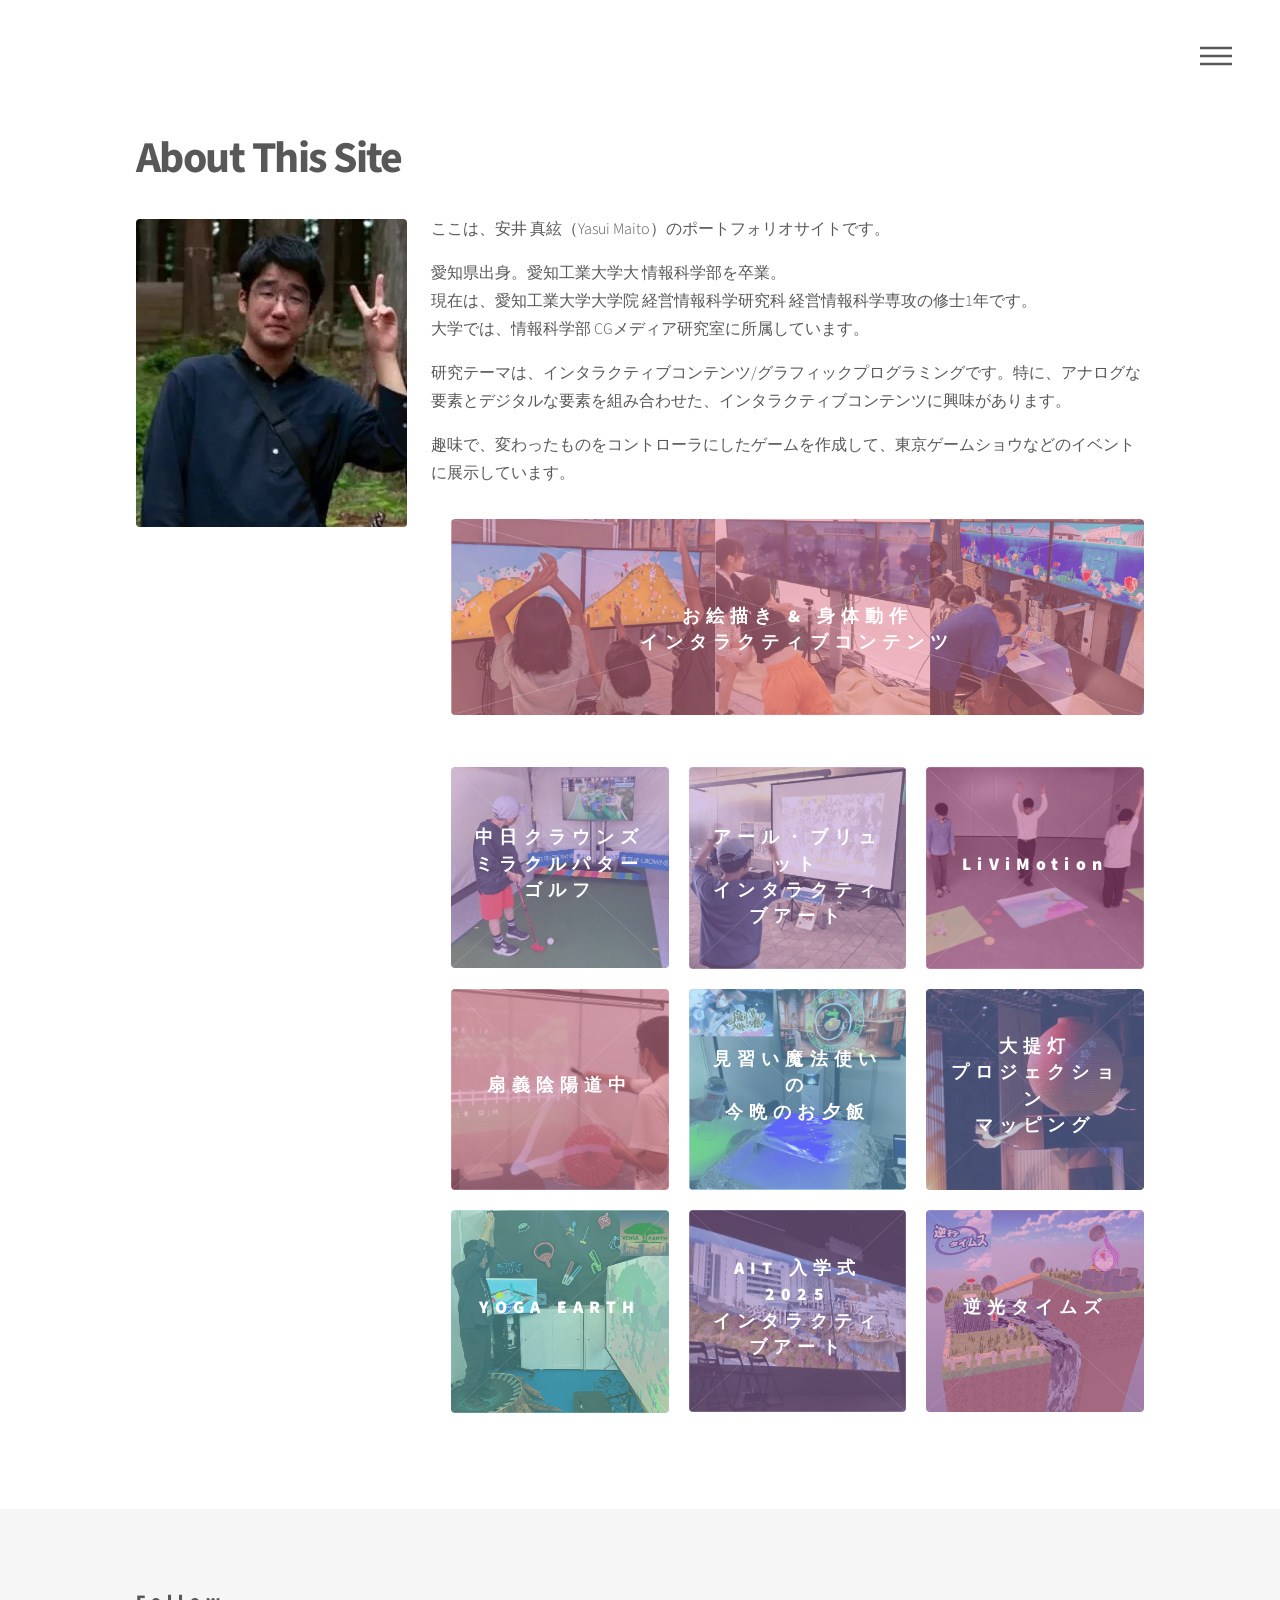
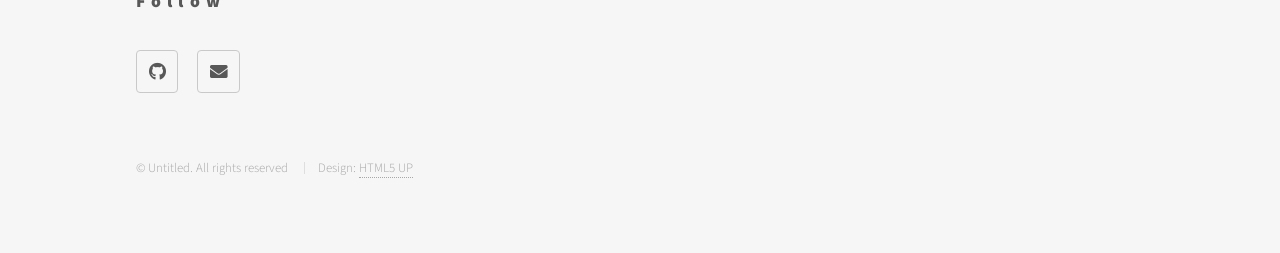
<file: index.html>
<!DOCTYPE HTML>
<!--
	Phantom by HTML5 UP
	html5up.net | @ajlkn
	Free for personal and commercial use under the CCA 3.0 license (html5up.net/license)
-->
<html lang="ja">

<head>
	<title>Nibosi's Portfolio</title>
	<meta charset="utf-8" />
	<meta name="viewport" content="width=device-width, initial-scale=1, user-scalable=no" />
	<link rel="stylesheet" href="assets/css/main.css" />
	<noscript>
		<link rel="stylesheet" href="assets/css/noscript.css" />
	</noscript>
</head>

<body class="is-preload">
	<!-- Wrapper -->
	<div id="wrapper">

		<!-- Header -->
		<header id="header">
			<div class="inner">

				<!-- Logo -->
				<!-- <a href="index.html" class="logo">
					<span class="symbol"><img src="images/logo.svg" alt="" /></span><span class="title">Portfolio</span>
				</a> -->

				<!-- Nav -->
				<nav>
					<ul>
						<li><a href="#menu">Menu</a></li>
					</ul>
				</nav>

			</div>
		</header>

		<!-- Menu -->
		<nav id="menu">
			<h2>Menu</h2>
			<ul>
				<li><a href="index.html">Home</a></li>
				<!--
				<li><a href="generic.html">Ipsum veroeros</a></li>
				<li><a href="generic.html">Tempus etiam</a></li>
				<li><a href="generic.html">Consequat dolor</a></li>
				<li><a href="elements.html">Elements</a></li>
				-->
			</ul>
		</nav>

		<!-- Main -->
		<div id="main">
			<div class="inner">
				<header>
					<h1>About This Site</h1>
					<p><span class="image left"><img src="./images/index/my.webp"
                            alt="" /></span>
                    ここは、安井 真絃（Yasui Maito）のポートフォリオサイトです。</p>
                    <p>愛知県出身。愛知工業大学大 情報科学部を卒業。<br>現在は、愛知工業大学大学院 経営情報科学研究科 経営情報科学専攻の修士1年です。<br>大学では、情報科学部 CGメディア研究室に所属しています。</p>
					<p>研究テーマは、インタラクティブコンテンツ/グラフィックプログラミングです。特に、アナログな要素とデジタルな要素を組み合わせた、インタラクティブコンテンツに興味があります。</p>
					<p>趣味で、変わったものをコントローラにしたゲームを作成して、東京ゲームショウなどのイベントに展示しています。</p>

				</header>
				<section class="tiles">
					<article class="style1 wide">
						<span class="image fit"><img src="images/index/oekaki.webp" alt="" /></span>
						<a href="./sub_pages/oekaki.html">
							<h2>お絵描き & 身体動作<br>インタラクティブコンテンツ</h2>
							<div class="content">
								<p>家族向けイベントを盛り上げるためのお絵描きと身体動作を取り入れたインタラクティブコンテンツ</p>
							</div>
						</a>
					</article>
					<article class="style5">
						<span class="image">
							<img src="images/index/golf.webp" alt="" />
						</span>
						<a href="./sub_pages/golf.html">
							<h2>中日クラウンズ<br>ミラクルパターゴルフ</h2>
							<div class="content">
								<p>リアルとバーチャルを融合した<br>パターゴルフコンテンツ</p>
							</div>
						</a>
					</article>
					<article class="style5">
						<span class="image">
							<img src="images/index/orchestra.webp" alt="" />
						</span>
						<a href="./sub_pages/orchestra.html">
							<h2><br>アール・ブリュット<br>インタラクティブアート</h2>
							<div class="content">
								<p>障がい者アート × メディアアート</p>
							</div>
						</a>
					</article>
					<article class="style4">
						<span class="image">
							<img src="images/index/LiViMotionFloor.webp" alt="" />
						</span>
						<a href="./sub_pages/LiviMotion.html">
							<h2>LiViMotion</h2>
							<div class="content">
								<p>歩行位置と身体姿勢を用いた<br>床面映像との<br>インタラクティブシステム</p>
							</div>
						</a>
					</article>
					<article class="style1">
						<span class="image">
							<img src="images/index/sensu.webp" alt="" />
						</span>
						<a href="./sub_pages/fan.html">
							<h2>扇義陰陽道中</h2>
							<div class="content">
								<p>東京ゲームショウ2022出展作品<br>扇子がインタフェース</p>
							</div>
						</a>
					</article>
					<article class="style2">
						<span class="image">
							<img src="images/index/magic.webp" alt="" />
						</span>
						<a href="./sub_pages/magic.html">
							<h2>見習い魔法使いの<br>今晩のお夕飯</h2>
							<div class="content">
								<p>東京ゲームショウ2023出展作品<br>コップとミストがインタフェース</p>
							</div>
						</a>
					</article>
					<article class="style6">
						<span class="image">
							<img src="images/index/dance.webp" alt="" />
						</span>
						<a href="./sub_pages/dance.html">
							<h2>大提灯<br>プロジェクション<br>マッピング</h2>
							<div class="content">
								<p>世界プロフェッショナルダンス選手権<br>直径3mの大提灯への映像投影</p>
							</div>
						</a>
					</article>
					<article class="style3">
						<span class="image">
							<img src="images/index/yoga.webp" alt="" />
						</span>
						<a href="./sub_pages/yoga.html">
							<h2>YOGA EARTH</h2>
							<div class="content">
								<p>東京ゲームショウ2024出展作品<br>自分の体がインタフェース</p>
							</div>
						</a>
					</article>
					<article class="style5">
						<span class="image">
							<img src="images/index/ait.webp" alt="" />
						</span>
						<a href="./sub_pages/ait.html">
							<h2>AIT 入学式2025<br>インタラクティブアート</h2>
							<div class="content">
								<p>700人同時参加インタラクション</p>
							</div>
						</a>
					</article>
					<article class="style4">
						<span class="image">
							<img src="images/index/times.webp" alt="" />
						</span>
						<a href="./sub_pages/times.html">
							<h2>逆光タイムズ</h2>
							<div class="content">
								<p>CCCサークル制作<br>ブラウザゲーム</p>
							</div>
						</a>
					</article>
				</section>
			</div>
		</div>

		<!-- Footer -->
		<footer id="footer">
			<div class="inner">
				<section>
					<h2>Follow</h2>
					<ul class="icons">
						<li><a href="https://github.com/Nibosi0501/Nibosi0501"
								class="icon brands style2 fa-github"><span class="label">GitHub</span></a></li>
						<li><a href="mailto:nibosi0501@gmail.com" class="icon solid style2 fa-envelope"><span
									class="label">Email</span></a></li>
					</ul>
				</section>
				<ul class="copyright">
					<li>&copy; Untitled. All rights reserved</li>
					<li>Design: <a href="http://html5up.net">HTML5 UP</a></li>
				</ul>
			</div>
		</footer>

	</div>

	<!-- Scripts -->
	<script src="assets/js/jquery.min.js"></script>
	<script src="assets/js/browser.min.js"></script>
	<script src="assets/js/breakpoints.min.js"></script>
	<script src="assets/js/util.js"></script>
	<script src="assets/js/main.js"></script>

</body>

</html>
</file>
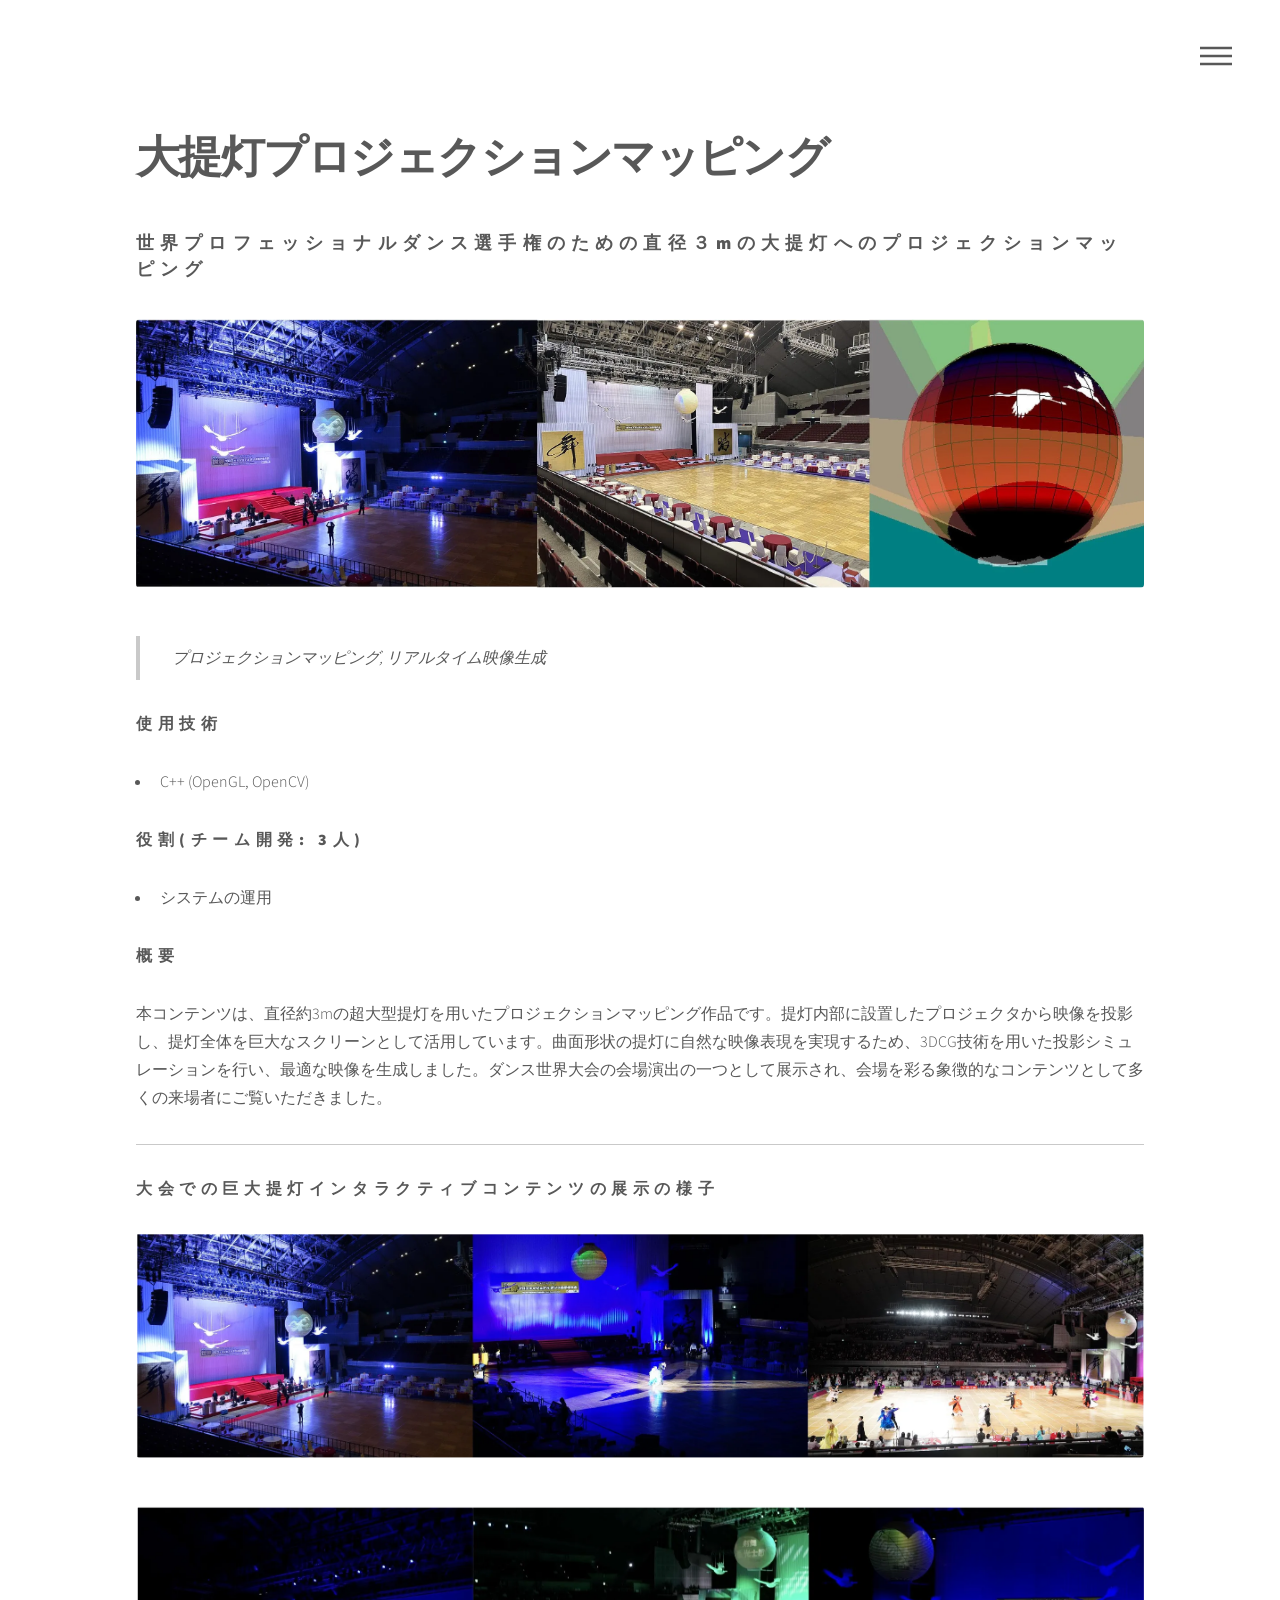
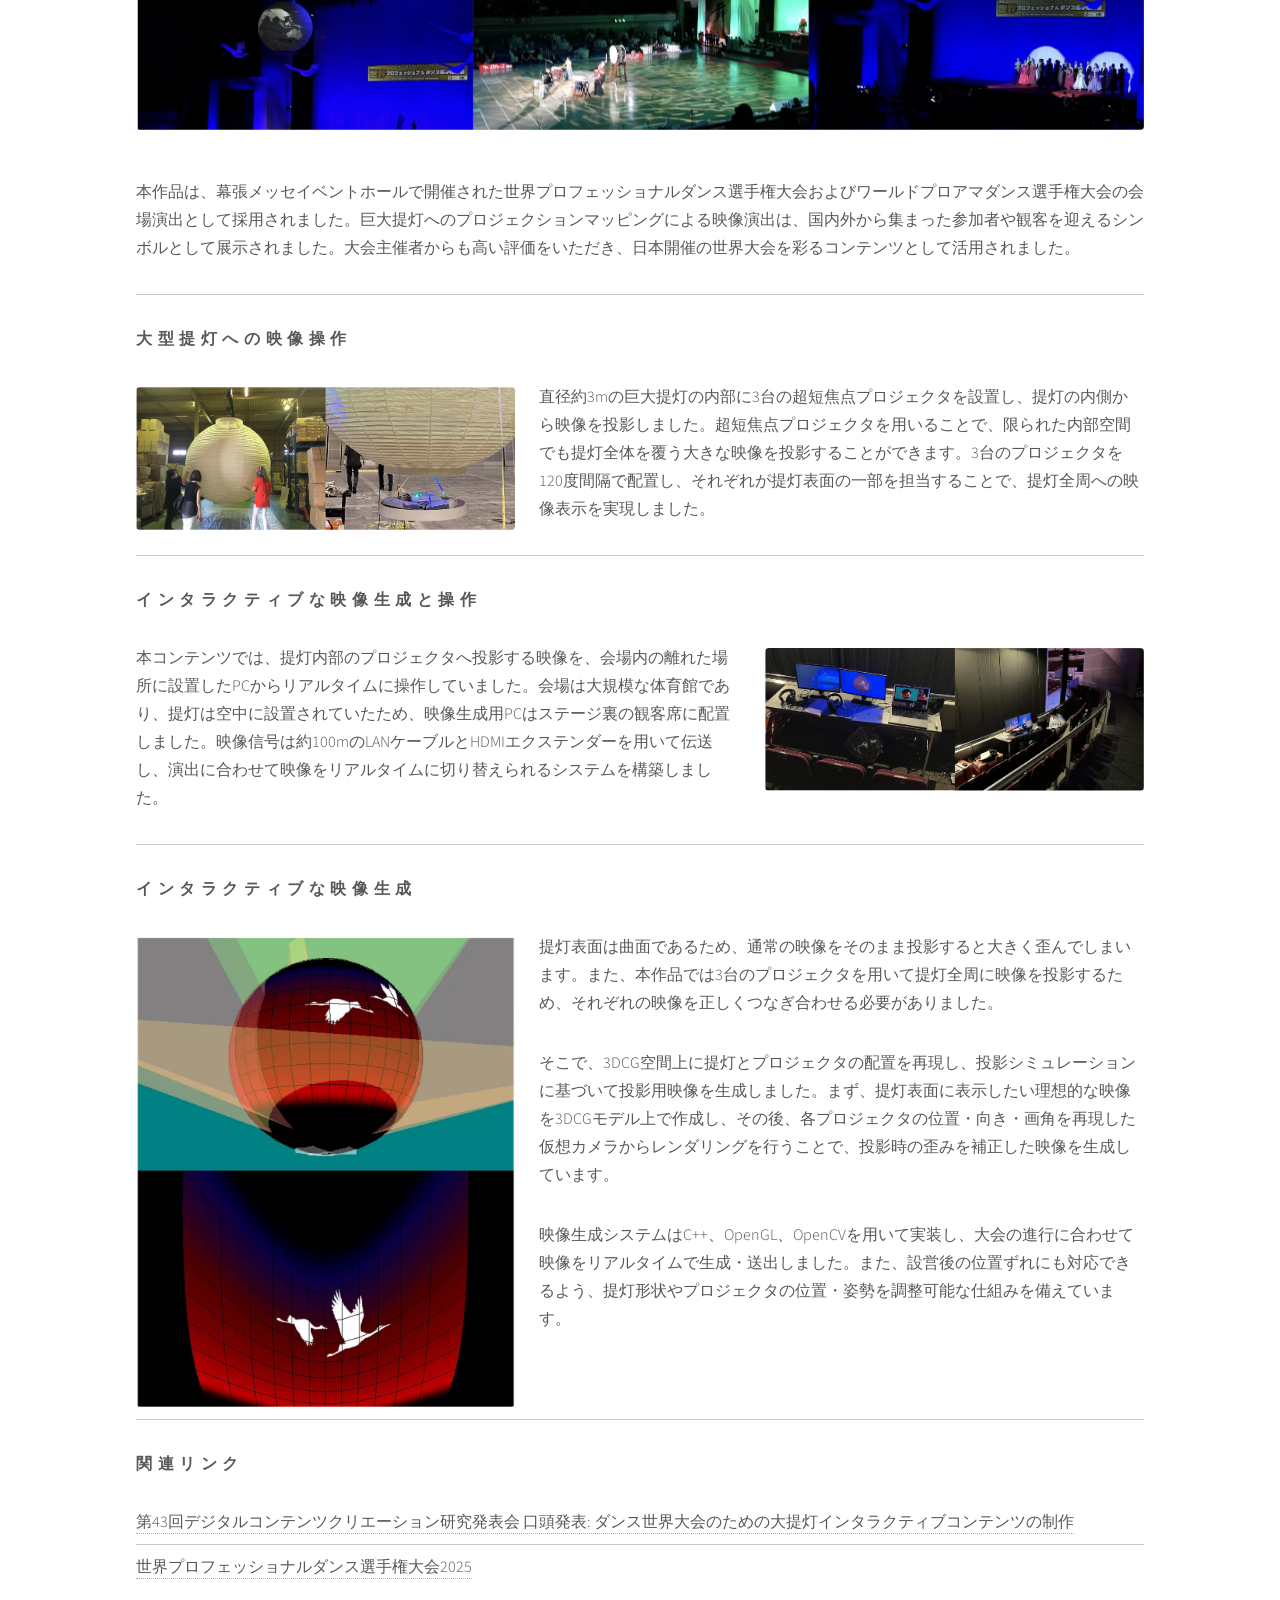
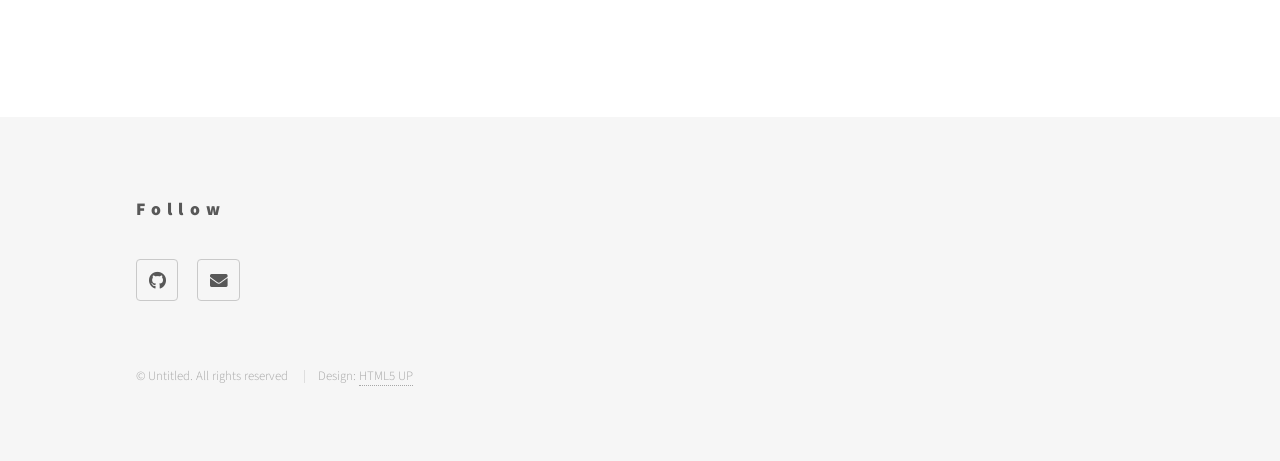
<file: sub_pages/dance.html>
<!DOCTYPE HTML>
<!--
	Phantom by HTML5 UP
	html5up.net | @ajlkn
	Free for personal and commercial use under the CCA 3.0 license (html5up.net/license)
-->
<html lang="ja">

<head>
    <title>大提灯プロジェクションマッピング</title>
    <meta charset="utf-8" />
    <meta name="viewport" content="width=device-width, initial-scale=1, user-scalable=no" />
    <link rel="stylesheet" href="../assets/css/main.css" />
    <noscript>
        <link rel="stylesheet" href="../assets/css/noscript.css" />
    </noscript>
</head>

<body class="is-preload">
    <!-- Wrapper -->
    <div id="wrapper">

        <!-- Header -->
        <header id="header">
            <div class="inner">

                <!-- Logo
                <a href="../index.html" class="logo">
                    <span class="symbol"><img src="../images/logo.svg" alt="" /></span><span
                        class="title">Portfolio</span>
                </a> -->

                <!-- Nav -->
                <nav>
                    <ul>
                        <li><a href="#menu">Menu</a></li>
                    </ul>
                </nav>

            </div>
        </header>

        <!-- Menu -->
        <nav id="menu">
            <h2>Menu</h2>
            <ul>
                <li><a href="../index.html">Home</a></li>
                <!--
                <li><a href="../generic.html">Ipsum veroeros</a></li>
                <li><a href="../generic.html">Tempus etiam</a></li>
                <li><a href="../generic.html">Consequat dolor</a></li>
                <li><a href="../elements.html">Elements</a></li>
                -->
            </ul>
        </nav>

        <!-- Main -->
        <div id="main">
            <div class="inner">
                <h1>大提灯プロジェクションマッピング</h1>
                <h2>世界プロフェッショナルダンス選手権のための直径３mの大提灯へのプロジェクションマッピング</h2>
                <span class="image main"><img src="../images/sub_pages/dance/header.webp" alt="" /></span>

                <blockquote>プロジェクションマッピング, リアルタイム映像生成</blockquote>

                <div class="raw">
                    <h3>使用技術</h3>
                    <ul>
                        <li>C++ (OpenGL, OpenCV)</li>
                    </ul>

                    <h3>役割(チーム開発: 3人)</h3>
                    <ul>
                        <li>システムの運用</li>
                    </ul>
                </div>
                
                <h3>概要</h3>
                <p>
                    本コンテンツは、直径約3mの超大型提灯を用いたプロジェクションマッピング作品です。提灯内部に設置したプロジェクタから映像を投影し、提灯全体を巨大なスクリーンとして活用しています。曲面形状の提灯に自然な映像表現を実現するため、3DCG技術を用いた投影シミュレーションを行い、最適な映像を生成しました。ダンス世界大会の会場演出の一つとして展示され、会場を彩る象徴的なコンテンツとして多くの来場者にご覧いただきました。
                </p>

                <!--
                <span class="image main"><video src="../movies/sub_pages/orchestra/orchestra1.mp4" controls
                        style="width: 100%; display: block; border-radius: 4px;"></video></span>
                -->

                <hr style="clear: both;" />
                <h3>大会での巨大提灯インタラクティブコンテンツの展示の様子</h3>
                <p><span class="image main"><img src="../images/sub_pages/dance/img4.webp" alt="" /></span>
                    <span style="clear: both;" class="image main"><img src="../images/sub_pages/dance/img5.webp" alt="" /></span>
                    本作品は、幕張メッセイベントホールで開催された世界プロフェッショナルダンス選手権大会およびワールドプロアマダンス選手権大会の会場演出として採用されました。巨大提灯へのプロジェクションマッピングによる映像演出は、国内外から集まった参加者や観客を迎えるシンボルとして展示されました。大会主催者からも高い評価をいただき、日本開催の世界大会を彩るコンテンツとして活用されました。
                </p>

                <hr style="clear: both;"/>
                <h3>大型提灯への映像操作</h3>
                <p><span class="image left"><img src="../images/sub_pages/dance/img1.webp" alt="" /></span>
                            直径約3mの巨大提灯の内部に3台の超短焦点プロジェクタを設置し、提灯の内側から映像を投影しました。超短焦点プロジェクタを用いることで、限られた内部空間でも提灯全体を覆う大きな映像を投影することができます。3台のプロジェクタを120度間隔で配置し、それぞれが提灯表面の一部を担当することで、提灯全周への映像表示を実現しました。
                </p>
                
                <hr style="clear: both;" />
                <h3>インタラクティブな映像生成と操作</h3>
                <p><span class="image right"><img src="../images/sub_pages/dance/img2.webp" alt="" /></span>
                    本コンテンツでは、提灯内部のプロジェクタへ投影する映像を、会場内の離れた場所に設置したPCからリアルタイムに操作していました。会場は大規模な体育館であり、提灯は空中に設置されていたため、映像生成用PCはステージ裏の観客席に配置しました。映像信号は約100mのLANケーブルとHDMIエクステンダーを用いて伝送し、演出に合わせて映像をリアルタイムに切り替えられるシステムを構築しました。
                </p>

                <hr style="clear: both;" />
                <h3>インタラクティブな映像生成</h3>
                <p><span class="image left"><img src="../images/sub_pages/dance/img3.webp" alt="" /></span>
                    提灯表面は曲面であるため、通常の映像をそのまま投影すると大きく歪んでしまいます。また、本作品では3台のプロジェクタを用いて提灯全周に映像を投影するため、それぞれの映像を正しくつなぎ合わせる必要がありました。
                    </p>
                    <p>
                        そこで、3DCG空間上に提灯とプロジェクタの配置を再現し、投影シミュレーションに基づいて投影用映像を生成しました。まず、提灯表面に表示したい理想的な映像を3DCGモデル上で作成し、その後、各プロジェクタの位置・向き・画角を再現した仮想カメラからレンダリングを行うことで、投影時の歪みを補正した映像を生成しています。
                    </p>
                    <p>
                        映像生成システムはC++、OpenGL、OpenCVを用いて実装し、大会の進行に合わせて映像をリアルタイムで生成・送出しました。また、設営後の位置ずれにも対応できるよう、提灯形状やプロジェクタの位置・姿勢を調整可能な仕組みを備えています。
                    </p>
                
                <hr style="clear: both;" />
                <h3>関連リンク</h3>
                <ul class="alt">
                    <li><a href="https://www.ipsj.or.jp/kenkyukai/event/dcc43.html">第43回デジタルコンテンツクリエーション研究発表会 口頭発表: ダンス世界大会のための大提灯インタラクティブコンテンツの制作</a></li>
                    <li><a href="https://jbdf.or.jp/worldpdc2025/">世界プロフェッショナルダンス選手権大会2025</a></li>
                </ul>
            </div>
        </div>

        <!-- Footer -->
        <footer id="footer">
            <div class="inner">
                <section>
                    <h2>Follow</h2>
                    <ul class="icons">
                        <li><a href="https://github.com/Nibosi0501/Nibosi0501"
                                class="icon brands style2 fa-github"><span class="label">GitHub</span></a></li>
                        <li><a href="mailto:nibosi0501@gmail.com" class="icon solid style2 fa-envelope"><span
                                    class="label">Email</span></a></li>
                    </ul>
                </section>
                <ul class="copyright">
                    <li>&copy; Untitled. All rights reserved</li>
                    <li>Design: <a href="http://html5up.net">HTML5 UP</a></li>
                </ul>
            </div>
        </footer>

    </div>

    <!-- Scripts -->
    <script src="../assets/js/jquery.min.js"></script>
    <script src="../assets/js/browser.min.js"></script>
    <script src="../assets/js/breakpoints.min.js"></script>
    <script src="../assets/js/util.js"></script>
    <script src="../assets/js/main.js"></script>

</body>

</html>
</file>
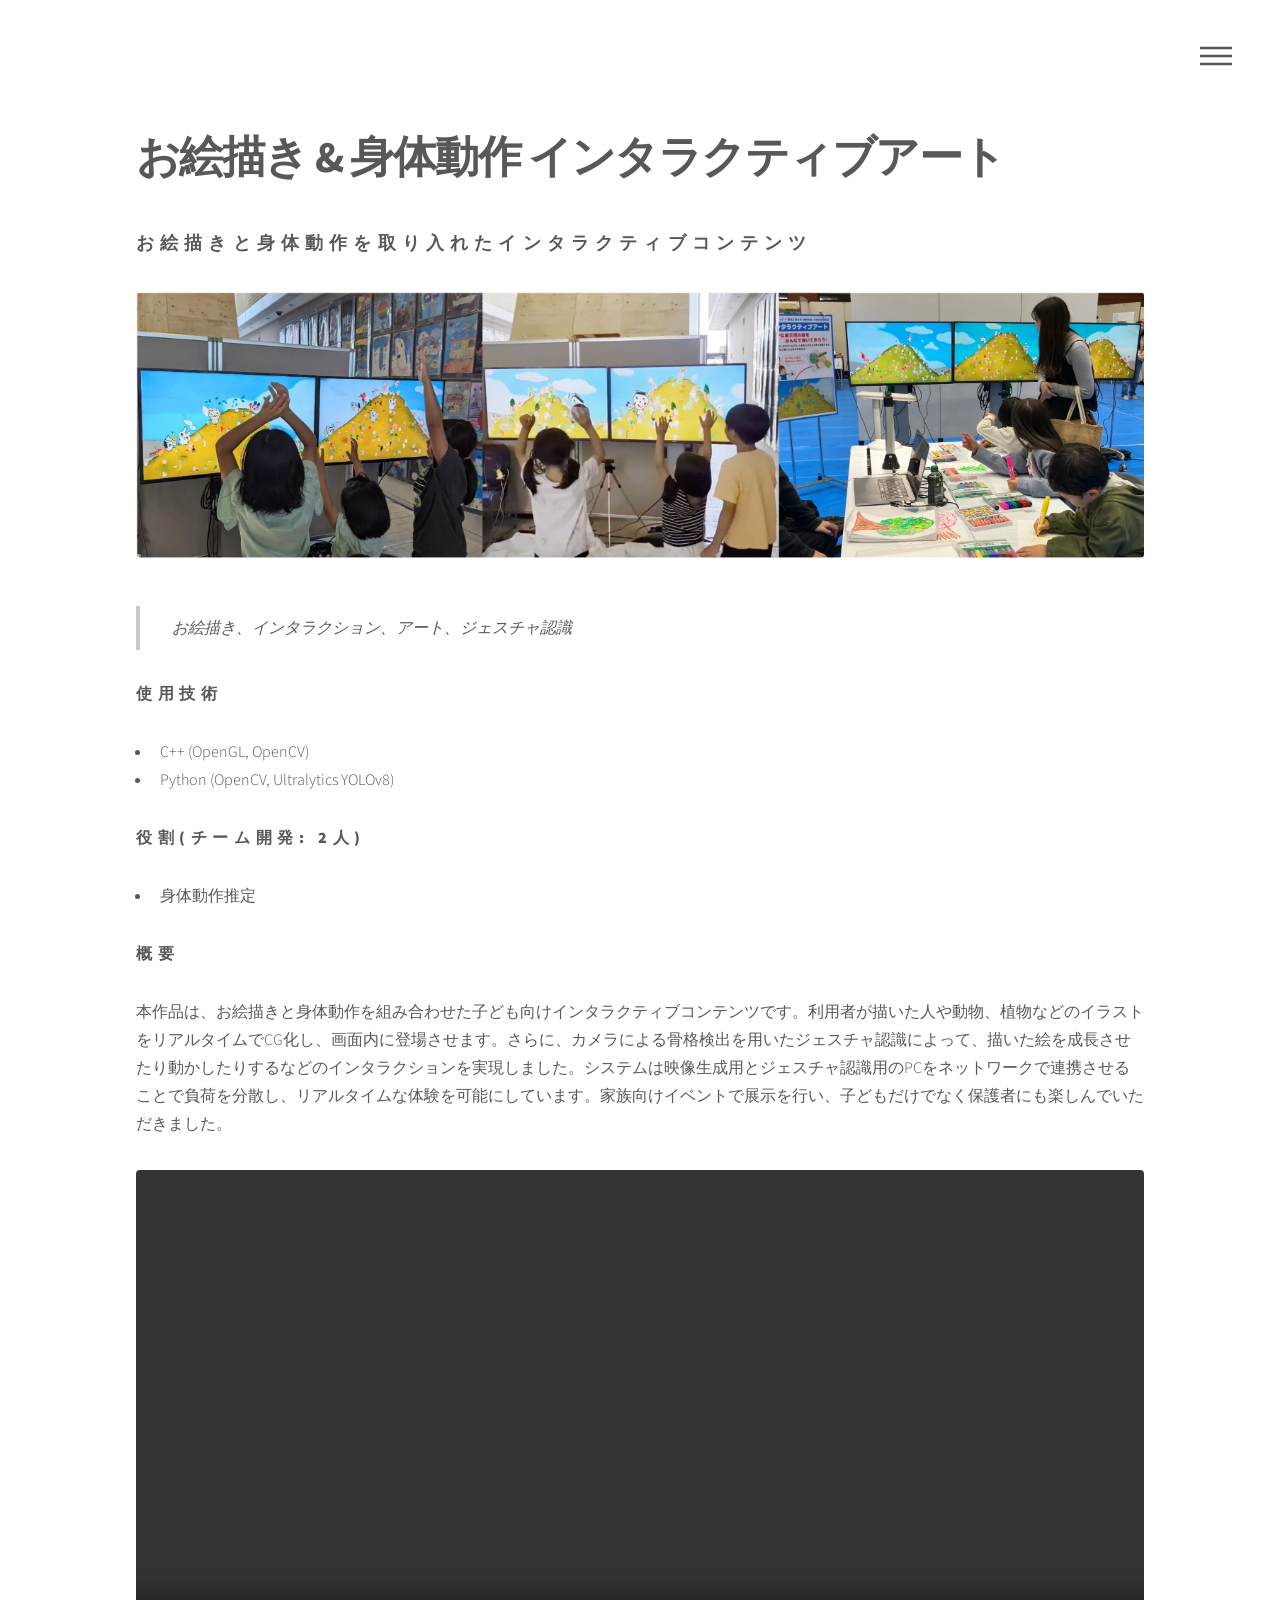
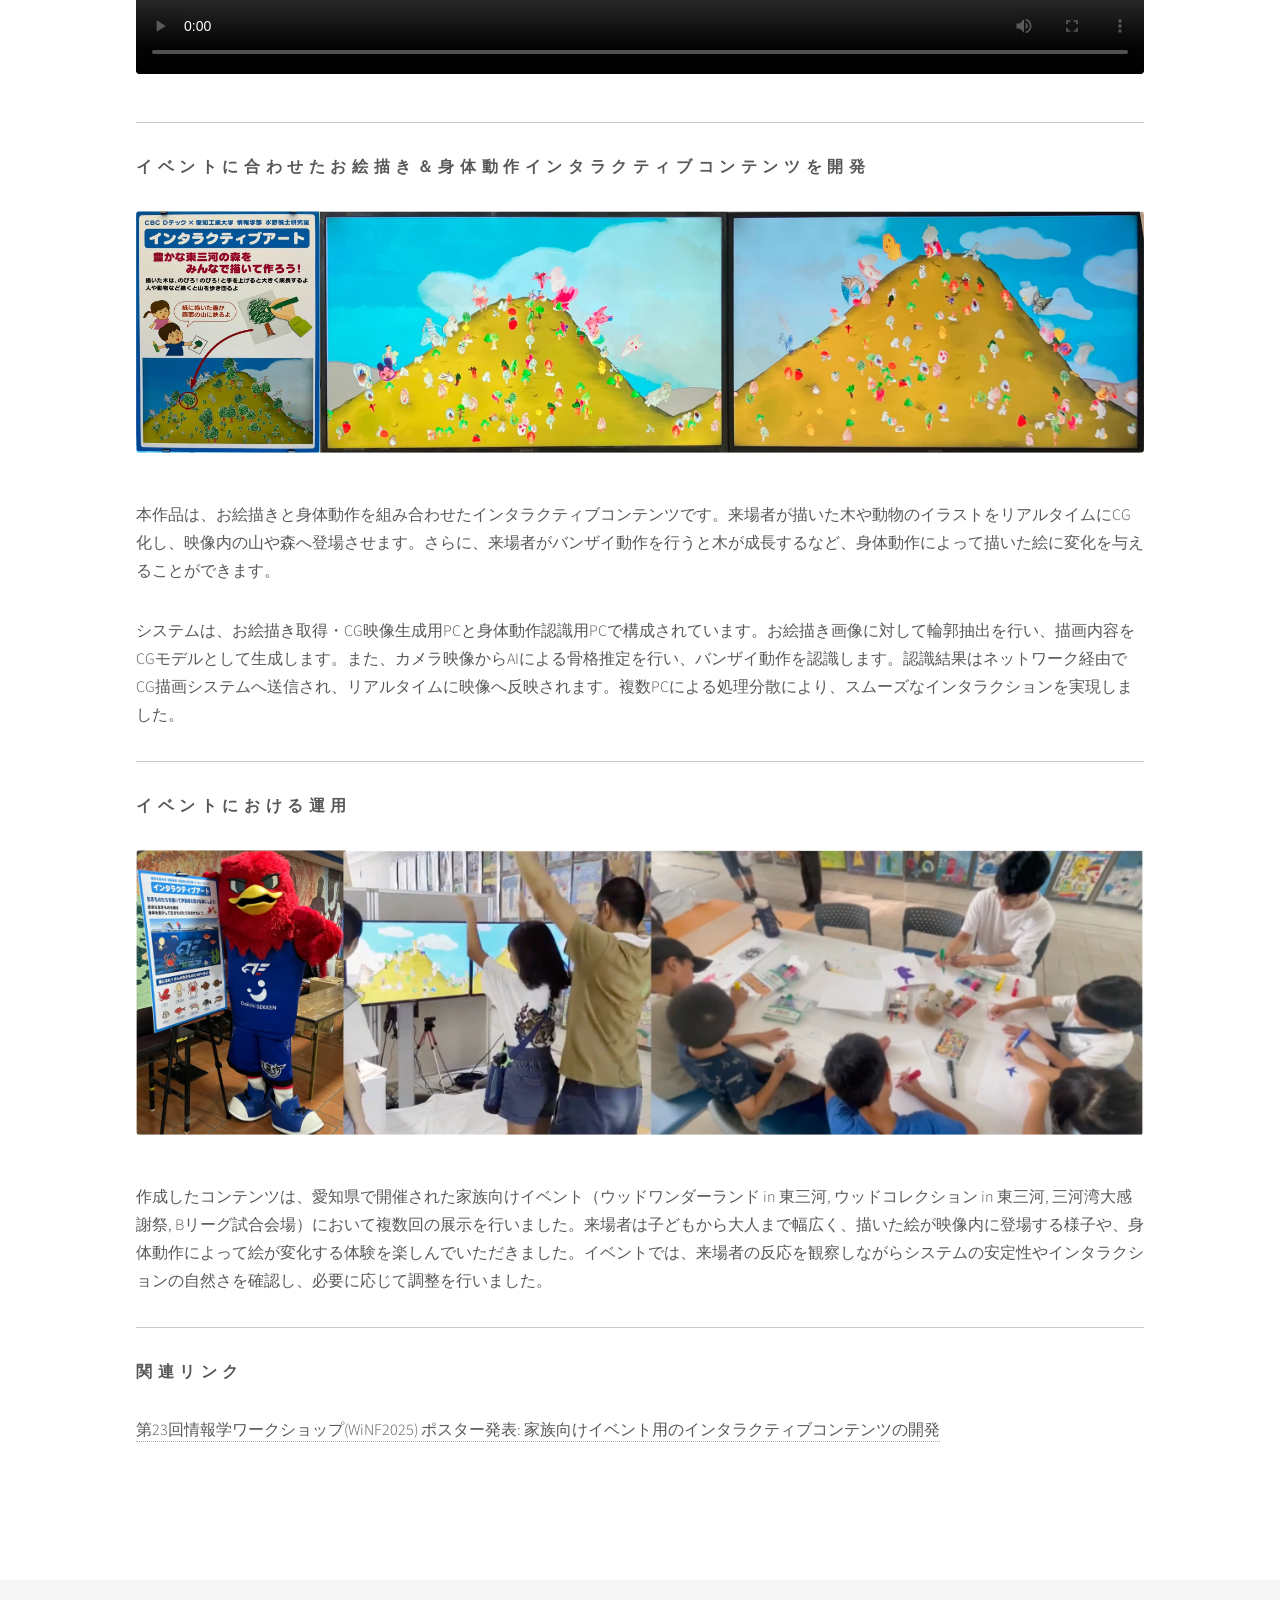
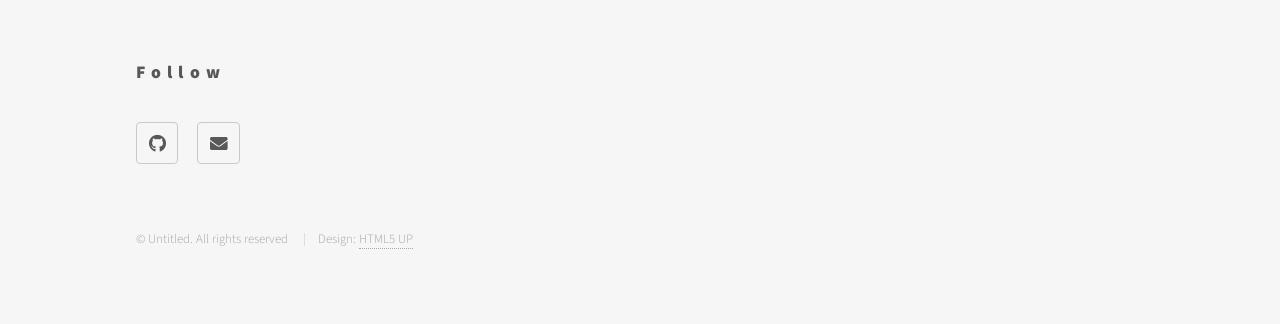
<file: sub_pages/oekaki.html>
<!DOCTYPE HTML>
<!--
	Phantom by HTML5 UP
	html5up.net | @ajlkn
	Free for personal and commercial use under the CCA 3.0 license (html5up.net/license)
-->
<html lang="ja">

<head>
    <title>お絵描き & 身体動作</title>
    <meta charset="utf-8" />
    <meta name="viewport" content="width=device-width, initial-scale=1, user-scalable=no" />
    <link rel="stylesheet" href="../assets/css/main.css" />
    <noscript>
        <link rel="stylesheet" href="../assets/css/noscript.css" />
    </noscript>
</head>

<body class="is-preload">
    <!-- Wrapper -->
    <div id="wrapper">

        <!-- Header -->
        <header id="header">
            <div class="inner">

                <!-- Logo -->
                <!-- <a href="../index.html" class="logo">
                    <span class="symbol"><img src="../images/logo.svg" alt="" /></span><span
                        class="title">Portfolio</span>
                </a> -->

                <!-- Nav -->
                <nav>
                    <ul>
                        <li><a href="#menu">Menu</a></li>
                    </ul>
                </nav>

            </div>
        </header>

        <!-- Menu -->
        <nav id="menu">
            <h2>Menu</h2>
            <ul>
                <li><a href="../index.html">Home</a></li>
                <!--
                <li><a href="../generic.html">Ipsum veroeros</a></li>
                <li><a href="../generic.html">Tempus etiam</a></li>
                <li><a href="../generic.html">Consequat dolor</a></li>
                <li><a href="../elements.html">Elements</a></li>
                -->
            </ul>
        </nav>

        <!-- Main -->
        <div id="main">
            <div class="inner">
                <h1>お絵描き & 身体動作 インタラクティブアート</h1>
                <h2>お絵描きと身体動作を取り入れた​インタラクティブコンテンツ</h2>
                <span class="image main"><img src="../images/sub_pages/oekaki/header.webp" alt="" /></span>

                <blockquote>お絵描き、インタラクション、アート、ジェスチャ認識
                </blockquote>

                <div class="raw">
                    <h3>使用技術</h3>
                    <ul>
                        <li>C++ (OpenGL, OpenCV)</li>
                        <li>Python (OpenCV, Ultralytics YOLOv8)</li>
                    </ul>
                    <h3>役割(チーム開発: 2人)</h3>
                    <ul>
                        <li>身体動作推定</li>
                    </ul>
                </div>

                <h3>概要</h3>
                <p>
                    本作品は、お絵描きと身体動作を組み合わせた子ども向けインタラクティブコンテンツです。利用者が描いた人や動物、植物などのイラストをリアルタイムでCG化し、画面内に登場させます。さらに、カメラによる骨格検出を用いたジェスチャ認識によって、描いた絵を成長させたり動かしたりするなどのインタラクションを実現しました。システムは映像生成用とジェスチャ認識用のPCをネットワークで連携させることで負荷を分散し、リアルタイムな体験を可能にしています。家族向けイベントで展示を行い、子どもだけでなく保護者にも楽しんでいただきました。
                </p>

                <span class="image main"><video src="../movies/sub_pages/oekaki/oekaki.mp4" controls
                        style="width: 100%; display: block; border-radius: 4px;"></video></span>

                <hr />
                <h3>イベントに合わせたお絵描き＆身体動作インタラクティブコンテンツを開発</h3>
                <p><span class="image main"><img src="../images/sub_pages/oekaki/img1.webp"alt="" /></span>
                    本作品は、お絵描きと身体動作を組み合わせたインタラクティブコンテンツです。来場者が描いた木や動物のイラストをリアルタイムにCG化し、映像内の山や森へ登場させます。さらに、来場者がバンザイ動作を行うと木が成長するなど、身体動作によって描いた絵に変化を与えることができます。
                </p>
                <p>
                    システムは、お絵描き取得・CG映像生成用PCと身体動作認識用PCで構成されています。お絵描き画像に対して輪郭抽出を行い、描画内容をCGモデルとして生成します。また、カメラ映像からAIによる骨格推定を行い、バンザイ動作を認識します。認識結果はネットワーク経由でCG描画システムへ送信され、リアルタイムに映像へ反映されます。複数PCによる処理分散により、スムーズなインタラクションを実現しました。
                </p>

                <hr style="clear: both;" />
                <h3>イベントにおける運用</h3>
                <p><span class="image main"><img src="../images/sub_pages/oekaki/img2.webp" alt="" /></span>
                    作成したコンテンツは、愛知県で開催された家族向けイベント（ウッドワンダーランド in 東三河, ウッドコレクション in 東三河, 三河湾大感謝祭, Bリーグ試合会場）において複数回の展示を行いました。来場者は子どもから大人まで幅広く、描いた絵が映像内に登場する様子や、身体動作によって絵が変化する体験を楽しんでいただきました。イベントでは、来場者の反応を観察しながらシステムの安定性やインタラクションの自然さを確認し、必要に応じて調整を行いました。
                </p>

                <hr style="clear: both;" />
                <h3>関連リンク</h3>
                <ul class="alt">
                    <li><a href="https://sites.google.com/view/winf2024/program?authuser=0#:~:text=%E5%AE%B6%E6%97%8F%E5%90%91%E3%81%91%E3%82%A4%E3%83%99%E3%83%B3%E3%83%88%E7%94%A8%E3%81%AE%E3%82%A4%E3%83%B3%E3%82%BF%E3%83%A9%E3%82%AF%E3%83%86%E3%82%A3%E3%83%96%E3%82%B3%E3%83%B3%E3%83%86%E3%83%B3%E3%83%84%E3%81%AE%E9%96%8B%E7%99%BA%E3%80%8D">第23回情報学ワークショップ(WiNF2025) ポスター発表: 家族向けイベント用のインタラクティブコンテンツの開発</a></li>
                </ul>
            </div>
        </div>

        <!-- Footer -->
        <footer id="footer">
            <div class="inner">
                <section>
                    <h2>Follow</h2>
                    <ul class="icons">
                        <li><a href="https://github.com/Nibosi0501/Nibosi0501"
                                class="icon brands style2 fa-github"><span class="label">GitHub</span></a></li>
                        <li><a href="mailto:nibosi0501@gmail.com" class="icon solid style2 fa-envelope"><span
                                    class="label">Email</span></a></li>
                    </ul>
                </section>
                <ul class="copyright">
                    <li>&copy; Untitled. All rights reserved</li>
                    <li>Design: <a href="http://html5up.net">HTML5 UP</a></li>
                </ul>
            </div>
        </footer>

    </div>

    <!-- Scripts -->
    <script src="../assets/js/jquery.min.js"></script>
    <script src="../assets/js/browser.min.js"></script>
    <script src="../assets/js/breakpoints.min.js"></script>
    <script src="../assets/js/util.js"></script>
    <script src="../assets/js/main.js"></script>

</body>

</html>
</file>
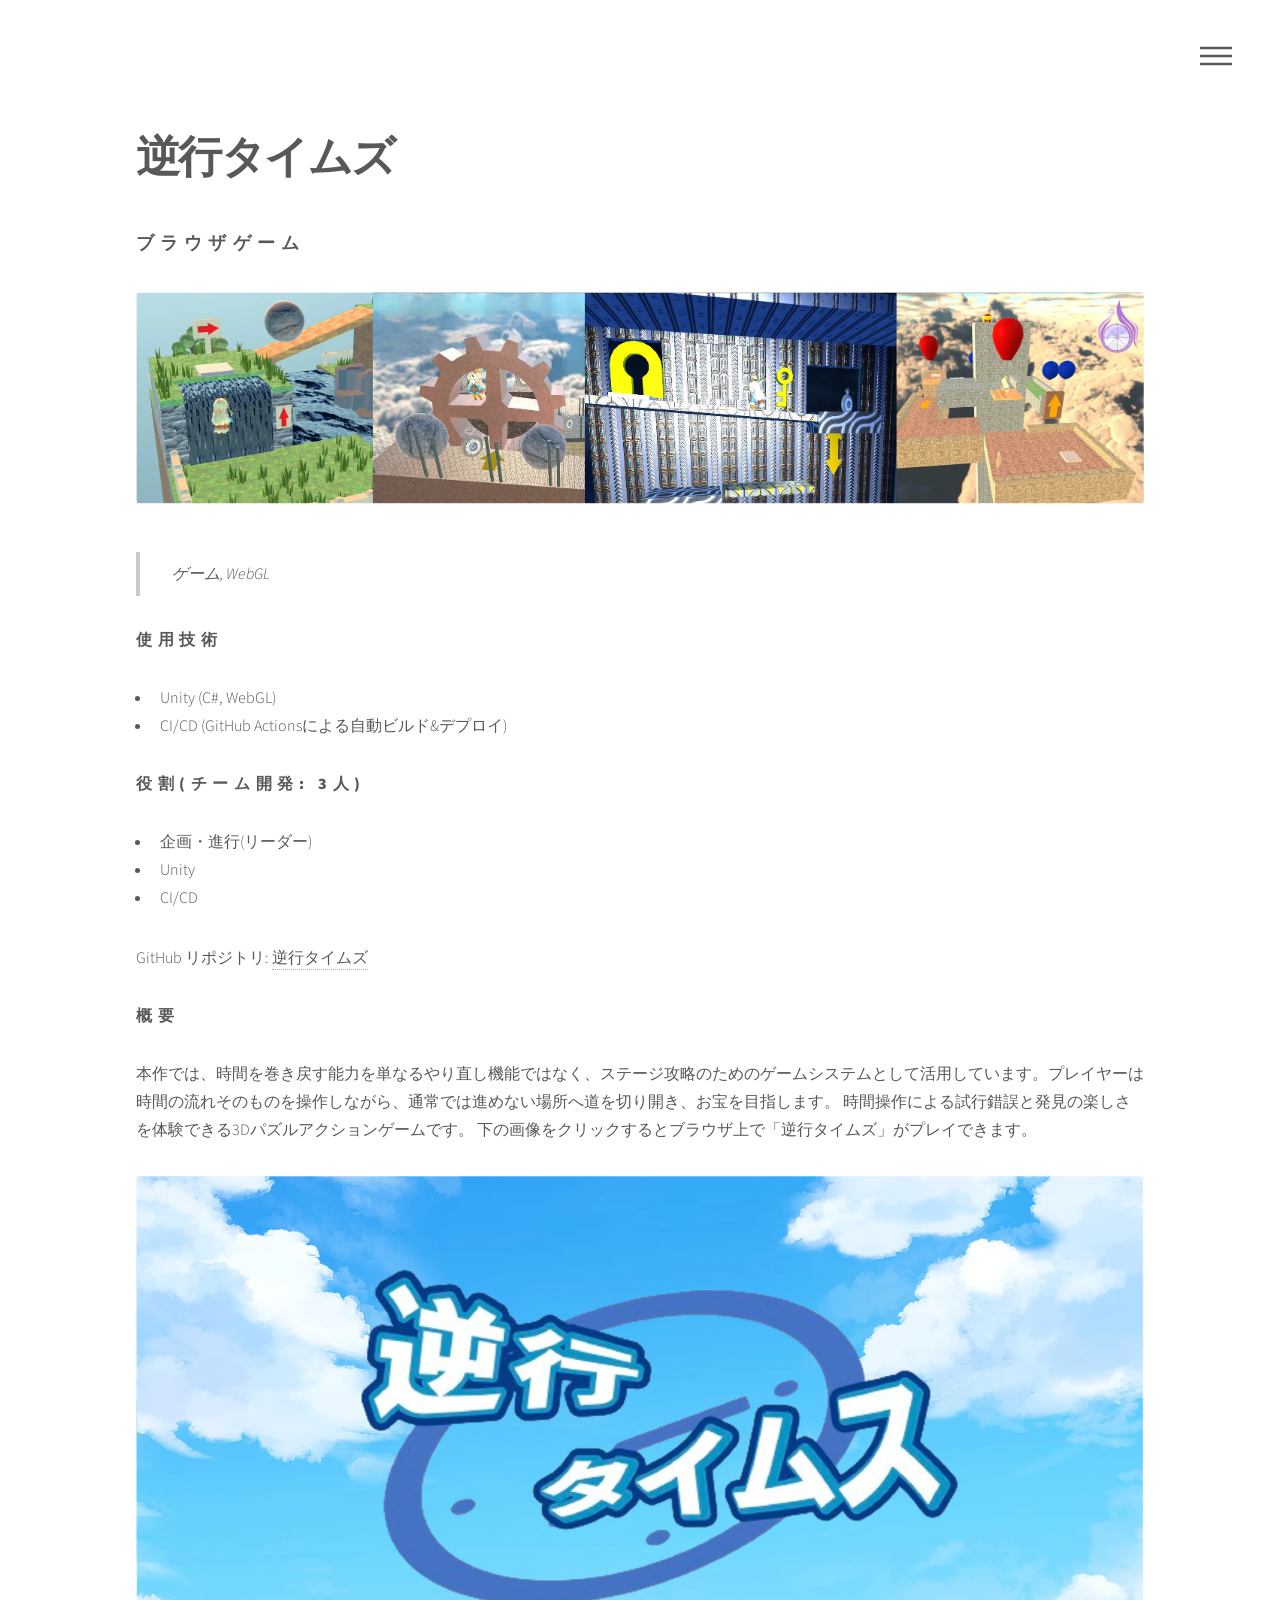
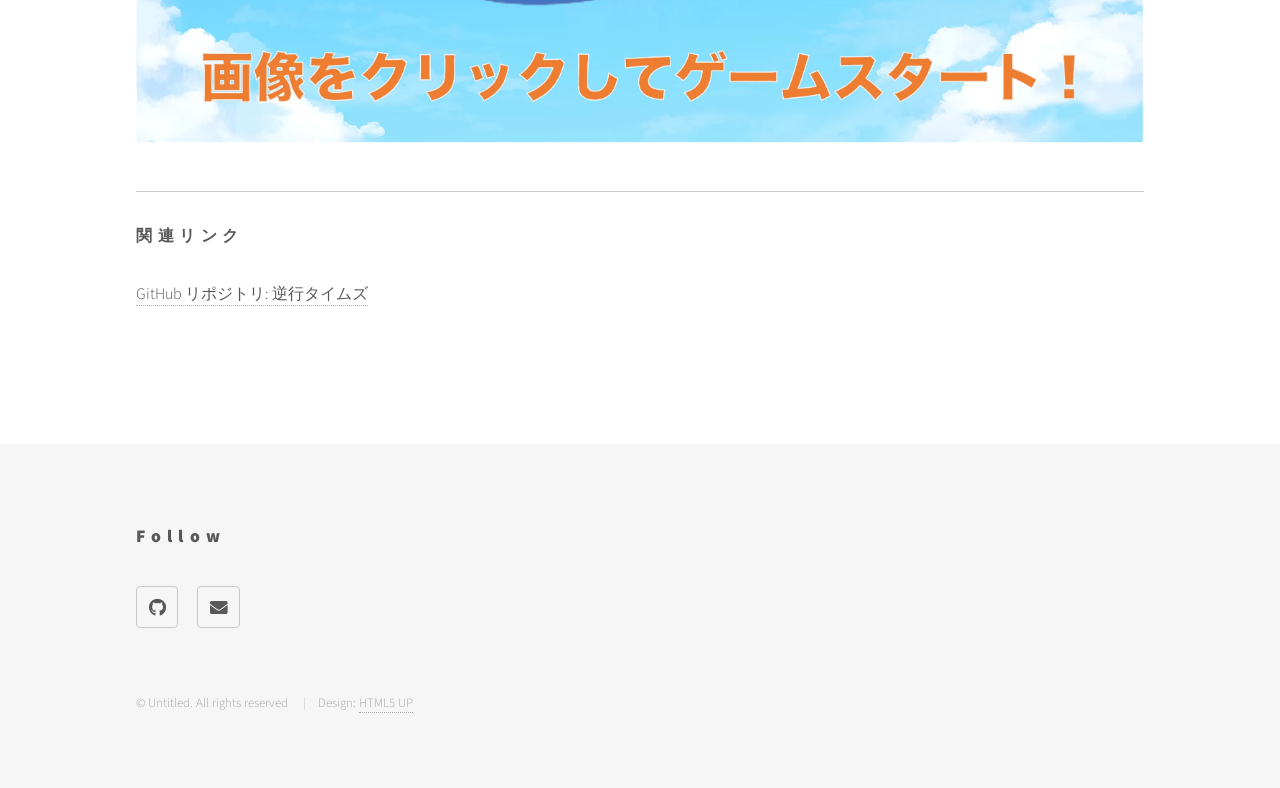
<file: sub_pages/times.html>
<!DOCTYPE HTML>
<!--
	Phantom by HTML5 UP
	html5up.net | @ajlkn
	Free for personal and commercial use under the CCA 3.0 license (html5up.net/license)
-->
<html lang="ja">

<head>
    <title>逆行タイムズ</title>
    <meta charset="utf-8" />
    <meta name="viewport" content="width=device-width, initial-scale=1, user-scalable=no" />
    <link rel="stylesheet" href="../assets/css/main.css" />
    <noscript>
        <link rel="stylesheet" href="../assets/css/noscript.css" />
    </noscript>
</head>

<body class="is-preload">
    <!-- Wrapper -->
    <div id="wrapper">

        <!-- Header -->
        <header id="header">
            <div class="inner">

                <!-- Logo -->
                <!-- <a href="../index.html" class="logo">
                    <span class="symbol"><img src="../images/logo.svg" alt="" /></span><span
                        class="title">Portfolio</span>
                </a> -->

                <!-- Nav -->
                <nav>
                    <ul>
                        <li><a href="#menu">Menu</a></li>
                    </ul>
                </nav>

            </div>
        </header>

        <!-- Menu -->
        <nav id="menu">
            <h2>Menu</h2>
            <ul>
                <li><a href="../index.html">Home</a></li>
                <!--
                <li><a href="../generic.html">Ipsum veroeros</a></li>
                <li><a href="../generic.html">Tempus etiam</a></li>
                <li><a href="../generic.html">Consequat dolor</a></li>
                <li><a href="../elements.html">Elements</a></li>
                -->
            </ul>
        </nav>

        <!-- Main -->
        <div id="main">
            <div class="inner">
                <h1>逆行タイムズ</h1>
                <h2>ブラウザゲーム</h2>
                <span class="image main"><img src="../images/sub_pages/times/header.webp" alt="" /></span>

                <blockquote>ゲーム, WebGL</blockquote>

                <div class="raw">
                    <h3>使用技術</h3>
                    <ul>
                        <li>Unity (C#, WebGL)</li>
                        <li>CI/CD (GitHub Actionsによる自動ビルド&デプロイ)</li>
                    </ul>
                    <h3>役割(チーム開発: 3人)</h3>
                    <ul>
                        <li>企画・進行(リーダー)</li>
                        <li>Unity</li>
                        <li>CI/CD</li>
                    </ul>
                    <p>GitHub リポジトリ: <a href="https://github.com/CC-Circle/Janaihou">逆行タイムズ</a></p>
                </div>

                <h3>概要</h3>
                <p>
                    本作では、時間を巻き戻す能力を単なるやり直し機能ではなく、ステージ攻略のためのゲームシステムとして活用しています。プレイヤーは時間の流れそのものを操作しながら、通常では進めない場所へ道を切り開き、お宝を目指します。
                    時間操作による試行錯誤と発見の楽しさを体験できる3Dパズルアクションゲームです。
                    下の画像をクリックするとブラウザ上で「逆行タイムズ」がプレイできます。
                </p>

                <span class="image main"><a href="https://cc-circle.github.io/Janaihou/"><img src="../images/sub_pages/times/times.webp" alt="" /></a></span>

                <hr style="clear: both;" />
                <h3>関連リンク</h3>
                <ul class="alt">
                    <li><a href="https://github.com/CC-Circle/Janaihou">GitHub リポジトリ: 逆行タイムズ</a></li>
                </ul>
            </div>
        </div>

        <!-- Footer -->
        <footer id="footer">
            <div class="inner">
                <section>
                    <h2>Follow</h2>
                    <ul class="icons">
                        <li><a href="https://github.com/Nibosi0501/Nibosi0501"
                                class="icon brands style2 fa-github"><span class="label">GitHub</span></a></li>
                        <li><a href="mailto:nibosi0501@gmail.com" class="icon solid style2 fa-envelope"><span
                                    class="label">Email</span></a></li>
                    </ul>
                </section>
                <ul class="copyright">
                    <li>&copy; Untitled. All rights reserved</li>
                    <li>Design: <a href="http://html5up.net">HTML5 UP</a></li>
                </ul>
            </div>
        </footer>

    </div>

    <!-- Scripts -->
    <script src="../assets/js/jquery.min.js"></script>
    <script src="../assets/js/browser.min.js"></script>
    <script src="../assets/js/breakpoints.min.js"></script>
    <script src="../assets/js/util.js"></script>
    <script src="../assets/js/main.js"></script>

</body>

</html>
</file>
<file: assets/css/noscript.css>
/*
	Phantom by HTML5 UP
	html5up.net | @ajlkn
	Free for personal and commercial use under the CCA 3.0 license (html5up.net/license)
*/

/* Tiles */

	body.is-preload .tiles article {
		-moz-transform: none;
		-webkit-transform: none;
		-ms-transform: none;
		transform: none;
		opacity: 1;
	}
</file>
<file: assets/css/main.css>
@import url(fontawesome-all.min.css);
@import url("https://fonts.googleapis.com/css?family=Source+Sans+Pro:300,700,900");

/*
	Phantom by HTML5 UP
	html5up.net | @ajlkn
	Free for personal and commercial use under the CCA 3.0 license (html5up.net/license)
*/

html,
body,
div,
span,
applet,
object,
iframe,
h1,
h2,
h3,
h4,
h5,
h6,
p,
blockquote,
pre,
a,
abbr,
acronym,
address,
big,
cite,
code,
del,
dfn,
em,
img,
ins,
kbd,
q,
s,
samp,
small,
strike,
strong,
sub,
sup,
tt,
var,
b,
u,
i,
center,
dl,
dt,
dd,
ol,
ul,
li,
fieldset,
form,
label,
legend,
table,
caption,
tbody,
tfoot,
thead,
tr,
th,
td,
article,
aside,
canvas,
details,
embed,
figure,
figcaption,
footer,
header,
hgroup,
menu,
nav,
output,
ruby,
section,
summary,
time,
mark,
audio,
video {
	margin: 0;
	padding: 0;
	border: 0;
	font-size: 100%;
	font: inherit;
	vertical-align: baseline;
}

article,
aside,
details,
figcaption,
figure,
footer,
header,
hgroup,
menu,
nav,
section {
	display: block;
}

body {
	line-height: 1;
}

ol,
ul {
	list-style: none;
}

blockquote,
q {
	quotes: none;
}

blockquote:before,
blockquote:after,
q:before,
q:after {
	content: '';
	content: none;
}

table {
	border-collapse: collapse;
	border-spacing: 0;
}

body {
	-webkit-text-size-adjust: none;
}

mark {
	background-color: transparent;
	color: inherit;
}

input::-moz-focus-inner {
	border: 0;
	padding: 0;
}

input,
select,
textarea {
	-moz-appearance: none;
	-webkit-appearance: none;
	-ms-appearance: none;
	appearance: none;
}

/* Basic */

@-ms-viewport {
	width: device-width;
}

body {
	-ms-overflow-style: scrollbar;
}

@media screen and (max-width: 480px) {

	html,
	body {
		min-width: 320px;
	}

}

html {
	box-sizing: border-box;
}

*,
*:before,
*:after {
	box-sizing: inherit;
}

body {
	background: #ffffff;
}

body.is-preload *,
body.is-preload *:before,
body.is-preload *:after {
	-moz-animation: none !important;
	-webkit-animation: none !important;
	-ms-animation: none !important;
	animation: none !important;
	-moz-transition: none !important;
	-webkit-transition: none !important;
	-ms-transition: none !important;
	transition: none !important;
}

/* Type */

body,
input,
select,
textarea {
	color: #585858;
	font-family: "Source Sans Pro", Helvetica, sans-serif;
	font-size: 16pt;
	font-weight: 300;
	line-height: 1.75;
}

@media screen and (max-width: 1680px) {

	body,
	input,
	select,
	textarea {
		font-size: 14pt;
	}

}

@media screen and (max-width: 1280px) {

	body,
	input,
	select,
	textarea {
		font-size: 12pt;
	}

}

a {
	-moz-transition: border-bottom-color 0.2s ease, color 0.2s ease;
	-webkit-transition: border-bottom-color 0.2s ease, color 0.2s ease;
	-ms-transition: border-bottom-color 0.2s ease, color 0.2s ease;
	transition: border-bottom-color 0.2s ease, color 0.2s ease;
	text-decoration: none;
	color: #585858;
	border-bottom: dotted 1px rgba(88, 88, 88, 0.5);
}

a:hover {
	border-bottom-color: transparent;
	color: #f2849e !important;
}

strong,
b {
	font-weight: 900;
}

em,
i {
	font-style: italic;
}

p {
	margin: 0 0 2em 0;
}

h1 {
	font-size: 2.75em;
	font-weight: 700;
	line-height: 1.3;
	margin: 0 0 1em 0;
	letter-spacing: -0.035em;
}

h1 a {
	color: inherit;
}

@media screen and (max-width: 736px) {

	h1 {
		font-size: 2em;
		margin: 0 0 1em 0;
	}

}

@media screen and (max-width: 360px) {

	h1 {
		font-size: 1.75em;
	}

}

h2,
h3,
h4,
h5,
h6 {
	font-weight: 900;
	line-height: 1.5;
	margin: 0 0 2em 0;
	/* text-transform: uppercase; */
	letter-spacing: 0.35em;
}

h2 a,
h3 a,
h4 a,
h5 a,
h6 a {
	color: inherit;
}

h2 {
	font-size: 1.1em;
}

h3 {
	font-size: 1em;
}

h4 {
	font-size: 0.8em;
}

h5 {
	font-size: 0.8em;
}

h6 {
	font-size: 0.8em;
}

@media screen and (max-width: 980px) {

	h1 br,
	h2 br,
	h3 br,
	h4 br,
	h5 br,
	h6 br {
		display: none;
	}

}

@media screen and (max-width: 736px) {

	h2 {
		font-size: 1em;
	}

	h3 {
		font-size: 0.8em;
	}

}

sub {
	font-size: 0.8em;
	position: relative;
	top: 0.5em;
}

sup {
	font-size: 0.8em;
	position: relative;
	top: -0.5em;
}

blockquote {
	border-left: solid 4px #c9c9c9;
	font-style: italic;
	margin: 0 0 2em 0;
	padding: 0.5em 0 0.5em 2em;
}

code {
	background: rgba(144, 144, 144, 0.075);
	border-radius: 4px;
	border: solid 1px #c9c9c9;
	font-family: "Courier New", monospace;
	font-size: 0.9em;
	margin: 0 0.25em;
	padding: 0.25em 0.65em;
}

pre {
	-webkit-overflow-scrolling: touch;
	font-family: "Courier New", monospace;
	font-size: 0.9em;
	margin: 0 0 2em 0;
}

pre code {
	display: block;
	line-height: 1.75;
	padding: 1em 1.5em;
	overflow-x: auto;
}

hr {
	border: 0;
	border-bottom: solid 1px #c9c9c9;
	margin: 2em 0;
}

hr.major {
	margin: 3em 0;
}

.align-left {
	text-align: left;
}

.align-center {
	text-align: center;
}

.align-right {
	text-align: right;
}

/* Row */

.row {
	display: flex;
	flex-wrap: wrap;
	box-sizing: border-box;
	align-items: stretch;
}

.row>* {
	box-sizing: border-box;
}

.row.gtr-uniform>*> :last-child {
	margin-bottom: 0;
}

.row.aln-left {
	justify-content: flex-start;
}

.row.aln-center {
	justify-content: center;
}

.row.aln-right {
	justify-content: flex-end;
}

.row.aln-top {
	align-items: flex-start;
}

.row.aln-middle {
	align-items: center;
}

.row.aln-bottom {
	align-items: flex-end;
}

.row>.imp {
	order: -1;
}

.row>.col-1 {
	width: 8.33333%;
}

.row>.off-1 {
	margin-left: 8.33333%;
}

.row>.col-2 {
	width: 16.66667%;
}

.row>.off-2 {
	margin-left: 16.66667%;
}

.row>.col-3 {
	width: 25%;
}

.row>.off-3 {
	margin-left: 25%;
}

.row>.col-4 {
	width: 33.33333%;
}

.row>.off-4 {
	margin-left: 33.33333%;
}

.row>.col-5 {
	width: 41.66667%;
}

.row>.off-5 {
	margin-left: 41.66667%;
}

.row>.col-6 {
	width: 50%;
}

.row>.off-6 {
	margin-left: 50%;
}

.row>.col-7 {
	width: 58.33333%;
}

.row>.off-7 {
	margin-left: 58.33333%;
}

.row>.col-8 {
	width: 66.66667%;
}

.row>.off-8 {
	margin-left: 66.66667%;
}

.row>.col-9 {
	width: 75%;
}

.row>.off-9 {
	margin-left: 75%;
}

.row>.col-10 {
	width: 83.33333%;
}

.row>.off-10 {
	margin-left: 83.33333%;
}

.row>.col-11 {
	width: 91.66667%;
}

.row>.off-11 {
	margin-left: 91.66667%;
}

.row>.col-12 {
	width: 100%;
}

.row>.off-12 {
	margin-left: 100%;
}

.row.gtr-0 {
	margin-top: 0;
	margin-left: 0em;
}

.row.gtr-0>* {
	padding: 0 0 0 0em;
}

.row.gtr-0.gtr-uniform {
	margin-top: 0em;
}

.row.gtr-0.gtr-uniform>* {
	padding-top: 0em;
}

.row.gtr-25 {
	margin-top: 0;
	margin-left: -0.5em;
}

.row.gtr-25>* {
	padding: 0 0 0 0.5em;
}

.row.gtr-25.gtr-uniform {
	margin-top: -0.5em;
}

.row.gtr-25.gtr-uniform>* {
	padding-top: 0.5em;
}

.row.gtr-50 {
	margin-top: 0;
	margin-left: -1em;
}

.row.gtr-50>* {
	padding: 0 0 0 1em;
}

.row.gtr-50.gtr-uniform {
	margin-top: -1em;
}

.row.gtr-50.gtr-uniform>* {
	padding-top: 1em;
}

.row {
	margin-top: 0;
	margin-left: -2em;
}

.row>* {
	padding: 0 0 0 2em;
}

.row.gtr-uniform {
	margin-top: -2em;
}

.row.gtr-uniform>* {
	padding-top: 2em;
}

.row.gtr-150 {
	margin-top: 0;
	margin-left: -3em;
}

.row.gtr-150>* {
	padding: 0 0 0 3em;
}

.row.gtr-150.gtr-uniform {
	margin-top: -3em;
}

.row.gtr-150.gtr-uniform>* {
	padding-top: 3em;
}

.row.gtr-200 {
	margin-top: 0;
	margin-left: -4em;
}

.row.gtr-200>* {
	padding: 0 0 0 4em;
}

.row.gtr-200.gtr-uniform {
	margin-top: -4em;
}

.row.gtr-200.gtr-uniform>* {
	padding-top: 4em;
}

@media screen and (max-width: 1680px) {

	.row {
		display: flex;
		flex-wrap: wrap;
		box-sizing: border-box;
		align-items: stretch;
	}

	.row>* {
		box-sizing: border-box;
	}

	.row.gtr-uniform>*> :last-child {
		margin-bottom: 0;
	}

	.row.aln-left {
		justify-content: flex-start;
	}

	.row.aln-center {
		justify-content: center;
	}

	.row.aln-right {
		justify-content: flex-end;
	}

	.row.aln-top {
		align-items: flex-start;
	}

	.row.aln-middle {
		align-items: center;
	}

	.row.aln-bottom {
		align-items: flex-end;
	}

	.row>.imp-xlarge {
		order: -1;
	}

	.row>.col-1-xlarge {
		width: 8.33333%;
	}

	.row>.off-1-xlarge {
		margin-left: 8.33333%;
	}

	.row>.col-2-xlarge {
		width: 16.66667%;
	}

	.row>.off-2-xlarge {
		margin-left: 16.66667%;
	}

	.row>.col-3-xlarge {
		width: 25%;
	}

	.row>.off-3-xlarge {
		margin-left: 25%;
	}

	.row>.col-4-xlarge {
		width: 33.33333%;
	}

	.row>.off-4-xlarge {
		margin-left: 33.33333%;
	}

	.row>.col-5-xlarge {
		width: 41.66667%;
	}

	.row>.off-5-xlarge {
		margin-left: 41.66667%;
	}

	.row>.col-6-xlarge {
		width: 50%;
	}

	.row>.off-6-xlarge {
		margin-left: 50%;
	}

	.row>.col-7-xlarge {
		width: 58.33333%;
	}

	.row>.off-7-xlarge {
		margin-left: 58.33333%;
	}

	.row>.col-8-xlarge {
		width: 66.66667%;
	}

	.row>.off-8-xlarge {
		margin-left: 66.66667%;
	}

	.row>.col-9-xlarge {
		width: 75%;
	}

	.row>.off-9-xlarge {
		margin-left: 75%;
	}

	.row>.col-10-xlarge {
		width: 83.33333%;
	}

	.row>.off-10-xlarge {
		margin-left: 83.33333%;
	}

	.row>.col-11-xlarge {
		width: 91.66667%;
	}

	.row>.off-11-xlarge {
		margin-left: 91.66667%;
	}

	.row>.col-12-xlarge {
		width: 100%;
	}

	.row>.off-12-xlarge {
		margin-left: 100%;
	}

	.row.gtr-0 {
		margin-top: 0;
		margin-left: 0em;
	}

	.row.gtr-0>* {
		padding: 0 0 0 0em;
	}

	.row.gtr-0.gtr-uniform {
		margin-top: 0em;
	}

	.row.gtr-0.gtr-uniform>* {
		padding-top: 0em;
	}

	.row.gtr-25 {
		margin-top: 0;
		margin-left: -0.5em;
	}

	.row.gtr-25>* {
		padding: 0 0 0 0.5em;
	}

	.row.gtr-25.gtr-uniform {
		margin-top: -0.5em;
	}

	.row.gtr-25.gtr-uniform>* {
		padding-top: 0.5em;
	}

	.row.gtr-50 {
		margin-top: 0;
		margin-left: -1em;
	}

	.row.gtr-50>* {
		padding: 0 0 0 1em;
	}

	.row.gtr-50.gtr-uniform {
		margin-top: -1em;
	}

	.row.gtr-50.gtr-uniform>* {
		padding-top: 1em;
	}

	.row {
		margin-top: 0;
		margin-left: -2em;
	}

	.row>* {
		padding: 0 0 0 2em;
	}

	.row.gtr-uniform {
		margin-top: -2em;
	}

	.row.gtr-uniform>* {
		padding-top: 2em;
	}

	.row.gtr-150 {
		margin-top: 0;
		margin-left: -3em;
	}

	.row.gtr-150>* {
		padding: 0 0 0 3em;
	}

	.row.gtr-150.gtr-uniform {
		margin-top: -3em;
	}

	.row.gtr-150.gtr-uniform>* {
		padding-top: 3em;
	}

	.row.gtr-200 {
		margin-top: 0;
		margin-left: -4em;
	}

	.row.gtr-200>* {
		padding: 0 0 0 4em;
	}

	.row.gtr-200.gtr-uniform {
		margin-top: -4em;
	}

	.row.gtr-200.gtr-uniform>* {
		padding-top: 4em;
	}

}

@media screen and (max-width: 1280px) {

	.row {
		display: flex;
		flex-wrap: wrap;
		box-sizing: border-box;
		align-items: stretch;
	}

	.row>* {
		box-sizing: border-box;
	}

	.row.gtr-uniform>*> :last-child {
		margin-bottom: 0;
	}

	.row.aln-left {
		justify-content: flex-start;
	}

	.row.aln-center {
		justify-content: center;
	}

	.row.aln-right {
		justify-content: flex-end;
	}

	.row.aln-top {
		align-items: flex-start;
	}

	.row.aln-middle {
		align-items: center;
	}

	.row.aln-bottom {
		align-items: flex-end;
	}

	.row>.imp-large {
		order: -1;
	}

	.row>.col-1-large {
		width: 8.33333%;
	}

	.row>.off-1-large {
		margin-left: 8.33333%;
	}

	.row>.col-2-large {
		width: 16.66667%;
	}

	.row>.off-2-large {
		margin-left: 16.66667%;
	}

	.row>.col-3-large {
		width: 25%;
	}

	.row>.off-3-large {
		margin-left: 25%;
	}

	.row>.col-4-large {
		width: 33.33333%;
	}

	.row>.off-4-large {
		margin-left: 33.33333%;
	}

	.row>.col-5-large {
		width: 41.66667%;
	}

	.row>.off-5-large {
		margin-left: 41.66667%;
	}

	.row>.col-6-large {
		width: 50%;
	}

	.row>.off-6-large {
		margin-left: 50%;
	}

	.row>.col-7-large {
		width: 58.33333%;
	}

	.row>.off-7-large {
		margin-left: 58.33333%;
	}

	.row>.col-8-large {
		width: 66.66667%;
	}

	.row>.off-8-large {
		margin-left: 66.66667%;
	}

	.row>.col-9-large {
		width: 75%;
	}

	.row>.off-9-large {
		margin-left: 75%;
	}

	.row>.col-10-large {
		width: 83.33333%;
	}

	.row>.off-10-large {
		margin-left: 83.33333%;
	}

	.row>.col-11-large {
		width: 91.66667%;
	}

	.row>.off-11-large {
		margin-left: 91.66667%;
	}

	.row>.col-12-large {
		width: 100%;
	}

	.row>.off-12-large {
		margin-left: 100%;
	}

	.row.gtr-0 {
		margin-top: 0;
		margin-left: 0em;
	}

	.row.gtr-0>* {
		padding: 0 0 0 0em;
	}

	.row.gtr-0.gtr-uniform {
		margin-top: 0em;
	}

	.row.gtr-0.gtr-uniform>* {
		padding-top: 0em;
	}

	.row.gtr-25 {
		margin-top: 0;
		margin-left: -0.5em;
	}

	.row.gtr-25>* {
		padding: 0 0 0 0.5em;
	}

	.row.gtr-25.gtr-uniform {
		margin-top: -0.5em;
	}

	.row.gtr-25.gtr-uniform>* {
		padding-top: 0.5em;
	}

	.row.gtr-50 {
		margin-top: 0;
		margin-left: -1em;
	}

	.row.gtr-50>* {
		padding: 0 0 0 1em;
	}

	.row.gtr-50.gtr-uniform {
		margin-top: -1em;
	}

	.row.gtr-50.gtr-uniform>* {
		padding-top: 1em;
	}

	.row {
		margin-top: 0;
		margin-left: -2em;
	}

	.row>* {
		padding: 0 0 0 2em;
	}

	.row.gtr-uniform {
		margin-top: -2em;
	}

	.row.gtr-uniform>* {
		padding-top: 2em;
	}

	.row.gtr-150 {
		margin-top: 0;
		margin-left: -3em;
	}

	.row.gtr-150>* {
		padding: 0 0 0 3em;
	}

	.row.gtr-150.gtr-uniform {
		margin-top: -3em;
	}

	.row.gtr-150.gtr-uniform>* {
		padding-top: 3em;
	}

	.row.gtr-200 {
		margin-top: 0;
		margin-left: -4em;
	}

	.row.gtr-200>* {
		padding: 0 0 0 4em;
	}

	.row.gtr-200.gtr-uniform {
		margin-top: -4em;
	}

	.row.gtr-200.gtr-uniform>* {
		padding-top: 4em;
	}

}

@media screen and (max-width: 980px) {

	.row {
		display: flex;
		flex-wrap: wrap;
		box-sizing: border-box;
		align-items: stretch;
	}

	.row>* {
		box-sizing: border-box;
	}

	.row.gtr-uniform>*> :last-child {
		margin-bottom: 0;
	}

	.row.aln-left {
		justify-content: flex-start;
	}

	.row.aln-center {
		justify-content: center;
	}

	.row.aln-right {
		justify-content: flex-end;
	}

	.row.aln-top {
		align-items: flex-start;
	}

	.row.aln-middle {
		align-items: center;
	}

	.row.aln-bottom {
		align-items: flex-end;
	}

	.row>.imp-medium {
		order: -1;
	}

	.row>.col-1-medium {
		width: 8.33333%;
	}

	.row>.off-1-medium {
		margin-left: 8.33333%;
	}

	.row>.col-2-medium {
		width: 16.66667%;
	}

	.row>.off-2-medium {
		margin-left: 16.66667%;
	}

	.row>.col-3-medium {
		width: 25%;
	}

	.row>.off-3-medium {
		margin-left: 25%;
	}

	.row>.col-4-medium {
		width: 33.33333%;
	}

	.row>.off-4-medium {
		margin-left: 33.33333%;
	}

	.row>.col-5-medium {
		width: 41.66667%;
	}

	.row>.off-5-medium {
		margin-left: 41.66667%;
	}

	.row>.col-6-medium {
		width: 50%;
	}

	.row>.off-6-medium {
		margin-left: 50%;
	}

	.row>.col-7-medium {
		width: 58.33333%;
	}

	.row>.off-7-medium {
		margin-left: 58.33333%;
	}

	.row>.col-8-medium {
		width: 66.66667%;
	}

	.row>.off-8-medium {
		margin-left: 66.66667%;
	}

	.row>.col-9-medium {
		width: 75%;
	}

	.row>.off-9-medium {
		margin-left: 75%;
	}

	.row>.col-10-medium {
		width: 83.33333%;
	}

	.row>.off-10-medium {
		margin-left: 83.33333%;
	}

	.row>.col-11-medium {
		width: 91.66667%;
	}

	.row>.off-11-medium {
		margin-left: 91.66667%;
	}

	.row>.col-12-medium {
		width: 100%;
	}

	.row>.off-12-medium {
		margin-left: 100%;
	}

	.row.gtr-0 {
		margin-top: 0;
		margin-left: 0em;
	}

	.row.gtr-0>* {
		padding: 0 0 0 0em;
	}

	.row.gtr-0.gtr-uniform {
		margin-top: 0em;
	}

	.row.gtr-0.gtr-uniform>* {
		padding-top: 0em;
	}

	.row.gtr-25 {
		margin-top: 0;
		margin-left: -0.375em;
	}

	.row.gtr-25>* {
		padding: 0 0 0 0.375em;
	}

	.row.gtr-25.gtr-uniform {
		margin-top: -0.375em;
	}

	.row.gtr-25.gtr-uniform>* {
		padding-top: 0.375em;
	}

	.row.gtr-50 {
		margin-top: 0;
		margin-left: -0.75em;
	}

	.row.gtr-50>* {
		padding: 0 0 0 0.75em;
	}

	.row.gtr-50.gtr-uniform {
		margin-top: -0.75em;
	}

	.row.gtr-50.gtr-uniform>* {
		padding-top: 0.75em;
	}

	.row {
		margin-top: 0;
		margin-left: -1.5em;
	}

	.row>* {
		padding: 0 0 0 1.5em;
	}

	.row.gtr-uniform {
		margin-top: -1.5em;
	}

	.row.gtr-uniform>* {
		padding-top: 1.5em;
	}

	.row.gtr-150 {
		margin-top: 0;
		margin-left: -2.25em;
	}

	.row.gtr-150>* {
		padding: 0 0 0 2.25em;
	}

	.row.gtr-150.gtr-uniform {
		margin-top: -2.25em;
	}

	.row.gtr-150.gtr-uniform>* {
		padding-top: 2.25em;
	}

	.row.gtr-200 {
		margin-top: 0;
		margin-left: -3em;
	}

	.row.gtr-200>* {
		padding: 0 0 0 3em;
	}

	.row.gtr-200.gtr-uniform {
		margin-top: -3em;
	}

	.row.gtr-200.gtr-uniform>* {
		padding-top: 3em;
	}

}

@media screen and (max-width: 736px) {

	.row {
		display: flex;
		flex-wrap: wrap;
		box-sizing: border-box;
		align-items: stretch;
	}

	.row>* {
		box-sizing: border-box;
	}

	.row.gtr-uniform>*> :last-child {
		margin-bottom: 0;
	}

	.row.aln-left {
		justify-content: flex-start;
	}

	.row.aln-center {
		justify-content: center;
	}

	.row.aln-right {
		justify-content: flex-end;
	}

	.row.aln-top {
		align-items: flex-start;
	}

	.row.aln-middle {
		align-items: center;
	}

	.row.aln-bottom {
		align-items: flex-end;
	}

	.row>.imp-small {
		order: -1;
	}

	.row>.col-1-small {
		width: 8.33333%;
	}

	.row>.off-1-small {
		margin-left: 8.33333%;
	}

	.row>.col-2-small {
		width: 16.66667%;
	}

	.row>.off-2-small {
		margin-left: 16.66667%;
	}

	.row>.col-3-small {
		width: 25%;
	}

	.row>.off-3-small {
		margin-left: 25%;
	}

	.row>.col-4-small {
		width: 33.33333%;
	}

	.row>.off-4-small {
		margin-left: 33.33333%;
	}

	.row>.col-5-small {
		width: 41.66667%;
	}

	.row>.off-5-small {
		margin-left: 41.66667%;
	}

	.row>.col-6-small {
		width: 50%;
	}

	.row>.off-6-small {
		margin-left: 50%;
	}

	.row>.col-7-small {
		width: 58.33333%;
	}

	.row>.off-7-small {
		margin-left: 58.33333%;
	}

	.row>.col-8-small {
		width: 66.66667%;
	}

	.row>.off-8-small {
		margin-left: 66.66667%;
	}

	.row>.col-9-small {
		width: 75%;
	}

	.row>.off-9-small {
		margin-left: 75%;
	}

	.row>.col-10-small {
		width: 83.33333%;
	}

	.row>.off-10-small {
		margin-left: 83.33333%;
	}

	.row>.col-11-small {
		width: 91.66667%;
	}

	.row>.off-11-small {
		margin-left: 91.66667%;
	}

	.row>.col-12-small {
		width: 100%;
	}

	.row>.off-12-small {
		margin-left: 100%;
	}

	.row.gtr-0 {
		margin-top: 0;
		margin-left: 0em;
	}

	.row.gtr-0>* {
		padding: 0 0 0 0em;
	}

	.row.gtr-0.gtr-uniform {
		margin-top: 0em;
	}

	.row.gtr-0.gtr-uniform>* {
		padding-top: 0em;
	}

	.row.gtr-25 {
		margin-top: 0;
		margin-left: -0.25em;
	}

	.row.gtr-25>* {
		padding: 0 0 0 0.25em;
	}

	.row.gtr-25.gtr-uniform {
		margin-top: -0.25em;
	}

	.row.gtr-25.gtr-uniform>* {
		padding-top: 0.25em;
	}

	.row.gtr-50 {
		margin-top: 0;
		margin-left: -0.5em;
	}

	.row.gtr-50>* {
		padding: 0 0 0 0.5em;
	}

	.row.gtr-50.gtr-uniform {
		margin-top: -0.5em;
	}

	.row.gtr-50.gtr-uniform>* {
		padding-top: 0.5em;
	}

	.row {
		margin-top: 0;
		margin-left: -1em;
	}

	.row>* {
		padding: 0 0 0 1em;
	}

	.row.gtr-uniform {
		margin-top: -1em;
	}

	.row.gtr-uniform>* {
		padding-top: 1em;
	}

	.row.gtr-150 {
		margin-top: 0;
		margin-left: -1.5em;
	}

	.row.gtr-150>* {
		padding: 0 0 0 1.5em;
	}

	.row.gtr-150.gtr-uniform {
		margin-top: -1.5em;
	}

	.row.gtr-150.gtr-uniform>* {
		padding-top: 1.5em;
	}

	.row.gtr-200 {
		margin-top: 0;
		margin-left: -2em;
	}

	.row.gtr-200>* {
		padding: 0 0 0 2em;
	}

	.row.gtr-200.gtr-uniform {
		margin-top: -2em;
	}

	.row.gtr-200.gtr-uniform>* {
		padding-top: 2em;
	}

}

@media screen and (max-width: 480px) {

	.row {
		display: flex;
		flex-wrap: wrap;
		box-sizing: border-box;
		align-items: stretch;
	}

	.row>* {
		box-sizing: border-box;
	}

	.row.gtr-uniform>*> :last-child {
		margin-bottom: 0;
	}

	.row.aln-left {
		justify-content: flex-start;
	}

	.row.aln-center {
		justify-content: center;
	}

	.row.aln-right {
		justify-content: flex-end;
	}

	.row.aln-top {
		align-items: flex-start;
	}

	.row.aln-middle {
		align-items: center;
	}

	.row.aln-bottom {
		align-items: flex-end;
	}

	.row>.imp-xsmall {
		order: -1;
	}

	.row>.col-1-xsmall {
		width: 8.33333%;
	}

	.row>.off-1-xsmall {
		margin-left: 8.33333%;
	}

	.row>.col-2-xsmall {
		width: 16.66667%;
	}

	.row>.off-2-xsmall {
		margin-left: 16.66667%;
	}

	.row>.col-3-xsmall {
		width: 25%;
	}

	.row>.off-3-xsmall {
		margin-left: 25%;
	}

	.row>.col-4-xsmall {
		width: 33.33333%;
	}

	.row>.off-4-xsmall {
		margin-left: 33.33333%;
	}

	.row>.col-5-xsmall {
		width: 41.66667%;
	}

	.row>.off-5-xsmall {
		margin-left: 41.66667%;
	}

	.row>.col-6-xsmall {
		width: 50%;
	}

	.row>.off-6-xsmall {
		margin-left: 50%;
	}

	.row>.col-7-xsmall {
		width: 58.33333%;
	}

	.row>.off-7-xsmall {
		margin-left: 58.33333%;
	}

	.row>.col-8-xsmall {
		width: 66.66667%;
	}

	.row>.off-8-xsmall {
		margin-left: 66.66667%;
	}

	.row>.col-9-xsmall {
		width: 75%;
	}

	.row>.off-9-xsmall {
		margin-left: 75%;
	}

	.row>.col-10-xsmall {
		width: 83.33333%;
	}

	.row>.off-10-xsmall {
		margin-left: 83.33333%;
	}

	.row>.col-11-xsmall {
		width: 91.66667%;
	}

	.row>.off-11-xsmall {
		margin-left: 91.66667%;
	}

	.row>.col-12-xsmall {
		width: 100%;
	}

	.row>.off-12-xsmall {
		margin-left: 100%;
	}

	.row.gtr-0 {
		margin-top: 0;
		margin-left: 0em;
	}

	.row.gtr-0>* {
		padding: 0 0 0 0em;
	}

	.row.gtr-0.gtr-uniform {
		margin-top: 0em;
	}

	.row.gtr-0.gtr-uniform>* {
		padding-top: 0em;
	}

	.row.gtr-25 {
		margin-top: 0;
		margin-left: -0.25em;
	}

	.row.gtr-25>* {
		padding: 0 0 0 0.25em;
	}

	.row.gtr-25.gtr-uniform {
		margin-top: -0.25em;
	}

	.row.gtr-25.gtr-uniform>* {
		padding-top: 0.25em;
	}

	.row.gtr-50 {
		margin-top: 0;
		margin-left: -0.5em;
	}

	.row.gtr-50>* {
		padding: 0 0 0 0.5em;
	}

	.row.gtr-50.gtr-uniform {
		margin-top: -0.5em;
	}

	.row.gtr-50.gtr-uniform>* {
		padding-top: 0.5em;
	}

	.row {
		margin-top: 0;
		margin-left: -1em;
	}

	.row>* {
		padding: 0 0 0 1em;
	}

	.row.gtr-uniform {
		margin-top: -1em;
	}

	.row.gtr-uniform>* {
		padding-top: 1em;
	}

	.row.gtr-150 {
		margin-top: 0;
		margin-left: -1.5em;
	}

	.row.gtr-150>* {
		padding: 0 0 0 1.5em;
	}

	.row.gtr-150.gtr-uniform {
		margin-top: -1.5em;
	}

	.row.gtr-150.gtr-uniform>* {
		padding-top: 1.5em;
	}

	.row.gtr-200 {
		margin-top: 0;
		margin-left: -2em;
	}

	.row.gtr-200>* {
		padding: 0 0 0 2em;
	}

	.row.gtr-200.gtr-uniform {
		margin-top: -2em;
	}

	.row.gtr-200.gtr-uniform>* {
		padding-top: 2em;
	}

}

/* Section/Article */

section.special,
article.special {
	text-align: center;
}

header p {
	margin-top: -1em;
}

@media screen and (max-width: 736px) {

	header p {
		margin-top: 0;
	}

}

/* Icon */

.icon {
	text-decoration: none;
	border-bottom: none;
	position: relative;
}

.icon:before {
	-moz-osx-font-smoothing: grayscale;
	-webkit-font-smoothing: antialiased;
	display: inline-block;
	font-style: normal;
	font-variant: normal;
	text-rendering: auto;
	line-height: 1;
	text-transform: none !important;
	font-family: 'Font Awesome 5 Free';
	font-weight: 400;
}

.icon>.label {
	display: none;
}

.icon:before {
	line-height: inherit;
}

.icon.solid:before {
	font-weight: 900;
}

.icon.brands:before {
	font-family: 'Font Awesome 5 Brands';
}

.icon.style2 {
	-moz-transition: background-color 0.2s ease-in-out, color 0.2s ease-in-out, border-color 0.2s ease-in-out;
	-webkit-transition: background-color 0.2s ease-in-out, color 0.2s ease-in-out, border-color 0.2s ease-in-out;
	-ms-transition: background-color 0.2s ease-in-out, color 0.2s ease-in-out, border-color 0.2s ease-in-out;
	transition: background-color 0.2s ease-in-out, color 0.2s ease-in-out, border-color 0.2s ease-in-out;
	background-color: transparent;
	border: solid 1px #c9c9c9;
	border-radius: 4px;
	width: 2.65em;
	height: 2.65em;
	display: inline-block;
	text-align: center;
	line-height: 2.65em;
	color: inherit;
}

.icon.style2:before {
	font-size: 1.1em;
}

.icon.style2:hover {
	color: #f2849e;
	border-color: #f2849e;
}

.icon.style2:active {
	background-color: rgba(242, 132, 158, 0.1);
}

/* List */

ol {
	list-style: decimal;
	margin: 0 0 2em 0;
	padding-left: 1.25em;
}

ol li {
	padding-left: 0.25em;
}

ul {
	list-style: disc;
	margin: 0 0 2em 0;
	padding-left: 1em;
}

ul li {
	padding-left: 0.5em;
}

ul.alt {
	list-style: none;
	padding-left: 0;
}

ul.alt li {
	border-top: solid 1px #c9c9c9;
	padding: 0.5em 0;
}

ul.alt li:first-child {
	border-top: 0;
	padding-top: 0;
}

dl {
	margin: 0 0 2em 0;
}

dl dt {
	display: block;
	font-weight: 900;
	margin: 0 0 1em 0;
}

dl dd {
	margin-left: 2em;
}

/* Actions */

ul.actions {
	display: -moz-flex;
	display: -webkit-flex;
	display: -ms-flex;
	display: flex;
	cursor: default;
	list-style: none;
	margin-left: -1em;
	padding-left: 0;
}

ul.actions li {
	padding: 0 0 0 1em;
	vertical-align: middle;
}

ul.actions.special {
	-moz-justify-content: center;
	-webkit-justify-content: center;
	-ms-justify-content: center;
	justify-content: center;
	width: 100%;
	margin-left: 0;
}

ul.actions.special li:first-child {
	padding-left: 0;
}

ul.actions.stacked {
	-moz-flex-direction: column;
	-webkit-flex-direction: column;
	-ms-flex-direction: column;
	flex-direction: column;
	margin-left: 0;
}

ul.actions.stacked li {
	padding: 1.3em 0 0 0;
}

ul.actions.stacked li:first-child {
	padding-top: 0;
}

ul.actions.fit {
	width: calc(100% + 1em);
}

ul.actions.fit li {
	-moz-flex-grow: 1;
	-webkit-flex-grow: 1;
	-ms-flex-grow: 1;
	flex-grow: 1;
	-moz-flex-shrink: 1;
	-webkit-flex-shrink: 1;
	-ms-flex-shrink: 1;
	flex-shrink: 1;
	width: 100%;
}

ul.actions.fit li>* {
	width: 100%;
}

ul.actions.fit.stacked {
	width: 100%;
}

@media screen and (max-width: 480px) {

	ul.actions:not(.fixed) {
		-moz-flex-direction: column;
		-webkit-flex-direction: column;
		-ms-flex-direction: column;
		flex-direction: column;
		margin-left: 0;
		width: 100% !important;
	}

	ul.actions:not(.fixed) li {
		-moz-flex-grow: 1;
		-webkit-flex-grow: 1;
		-ms-flex-grow: 1;
		flex-grow: 1;
		-moz-flex-shrink: 1;
		-webkit-flex-shrink: 1;
		-ms-flex-shrink: 1;
		flex-shrink: 1;
		padding: 1em 0 0 0;
		text-align: center;
		width: 100%;
	}

	ul.actions:not(.fixed) li>* {
		width: 100%;
	}

	ul.actions:not(.fixed) li:first-child {
		padding-top: 0;
	}

	ul.actions:not(.fixed) li input[type="submit"],
	ul.actions:not(.fixed) li input[type="reset"],
	ul.actions:not(.fixed) li input[type="button"],
	ul.actions:not(.fixed) li button,
	ul.actions:not(.fixed) li .button {
		width: 100%;
	}

	ul.actions:not(.fixed) li input[type="submit"].icon:before,
	ul.actions:not(.fixed) li input[type="reset"].icon:before,
	ul.actions:not(.fixed) li input[type="button"].icon:before,
	ul.actions:not(.fixed) li button.icon:before,
	ul.actions:not(.fixed) li .button.icon:before {
		margin-left: -0.5rem;
	}

}

/* Icons */

ul.icons {
	cursor: default;
	list-style: none;
	padding-left: 0;
	margin: -1em 0 2em -1em;
}

ul.icons li {
	display: inline-block;
	padding: 1em 0 0 1em;
}

/* Form */

form {
	margin: 0 0 2em 0;
	overflow-x: hidden;
}

form> :last-child {
	margin-bottom: 0;
}

form>.fields {
	display: -moz-flex;
	display: -webkit-flex;
	display: -ms-flex;
	display: flex;
	-moz-flex-wrap: wrap;
	-webkit-flex-wrap: wrap;
	-ms-flex-wrap: wrap;
	flex-wrap: wrap;
	width: calc(100% + 3em);
	margin: -1.5em 0 2em -1.5em;
}

form>.fields>.field {
	-moz-flex-grow: 0;
	-webkit-flex-grow: 0;
	-ms-flex-grow: 0;
	flex-grow: 0;
	-moz-flex-shrink: 0;
	-webkit-flex-shrink: 0;
	-ms-flex-shrink: 0;
	flex-shrink: 0;
	padding: 1.5em 0 0 1.5em;
	width: calc(100% - 1.5em);
}

form>.fields>.field.half {
	width: calc(50% - 0.75em);
}

form>.fields>.field.third {
	width: calc(100%/3 - 0.5em);
}

form>.fields>.field.quarter {
	width: calc(25% - 0.375em);
}

@media screen and (max-width: 480px) {

	form>.fields {
		width: calc(100% + 3em);
		margin: -1.5em 0 2em -1.5em;
	}

	form>.fields>.field {
		padding: 1.5em 0 0 1.5em;
		width: calc(100% - 1.5em);
	}

	form>.fields>.field.half {
		width: calc(100% - 1.5em);
	}

	form>.fields>.field.third {
		width: calc(100% - 1.5em);
	}

	form>.fields>.field.quarter {
		width: calc(100% - 1.5em);
	}

}

label {
	display: block;
	font-size: 0.9em;
	font-weight: 900;
	margin: 0 0 1em 0;
}

input[type="text"],
input[type="password"],
input[type="email"],
input[type="tel"],
select,
textarea {
	-moz-appearance: none;
	-webkit-appearance: none;
	-ms-appearance: none;
	appearance: none;
	background-color: transparent;
	border: none;
	border-radius: 0;
	border-bottom: solid 1px #c9c9c9;
	color: inherit;
	display: block;
	outline: 0;
	padding: 0;
	text-decoration: none;
	width: 100%;
}

input[type="text"]:invalid,
input[type="password"]:invalid,
input[type="email"]:invalid,
input[type="tel"]:invalid,
select:invalid,
textarea:invalid {
	box-shadow: none;
}

input[type="text"]:focus,
input[type="password"]:focus,
input[type="email"]:focus,
input[type="tel"]:focus,
select:focus,
textarea:focus {
	border-bottom-color: #f2849e;
	box-shadow: inset 0 -1px 0 0 #f2849e;
}

select {
	background-image: url("data:image/svg+xml;charset=utf8,%3Csvg xmlns='http://www.w3.org/2000/svg' width='40' height='40' preserveAspectRatio='none' viewBox='0 0 40 40'%3E%3Cpath d='M9.4,12.3l10.4,10.4l10.4-10.4c0.2-0.2,0.5-0.4,0.9-0.4c0.3,0,0.6,0.1,0.9,0.4l3.3,3.3c0.2,0.2,0.4,0.5,0.4,0.9 c0,0.4-0.1,0.6-0.4,0.9L20.7,31.9c-0.2,0.2-0.5,0.4-0.9,0.4c-0.3,0-0.6-0.1-0.9-0.4L4.3,17.3c-0.2-0.2-0.4-0.5-0.4-0.9 c0-0.4,0.1-0.6,0.4-0.9l3.3-3.3c0.2-0.2,0.5-0.4,0.9-0.4S9.1,12.1,9.4,12.3z' fill='%23c9c9c9' /%3E%3C/svg%3E");
	background-size: 1.25rem;
	background-repeat: no-repeat;
	background-position: calc(100% - 1rem) center;
	height: 3em;
	padding-right: 3em;
	text-overflow: ellipsis;
}

select option {
	background: #ffffff;
}

select:focus::-ms-value {
	background-color: transparent;
}

select::-ms-expand {
	display: none;
}

input[type="text"],
input[type="password"],
input[type="email"],
select {
	height: 3em;
}

textarea {
	padding: 0;
	min-height: 3.75em;
}

input[type="checkbox"],
input[type="radio"] {
	-moz-appearance: none;
	-webkit-appearance: none;
	-ms-appearance: none;
	appearance: none;
	display: block;
	float: left;
	margin-right: -2em;
	opacity: 0;
	width: 1em;
	z-index: -1;
}

input[type="checkbox"]+label,
input[type="radio"]+label {
	text-decoration: none;
	color: #585858;
	cursor: pointer;
	display: inline-block;
	font-size: 1em;
	font-weight: 300;
	padding-left: 2.55em;
	padding-right: 0.75em;
	position: relative;
}

input[type="checkbox"]+label:before,
input[type="radio"]+label:before {
	-moz-osx-font-smoothing: grayscale;
	-webkit-font-smoothing: antialiased;
	display: inline-block;
	font-style: normal;
	font-variant: normal;
	text-rendering: auto;
	line-height: 1;
	text-transform: none !important;
	font-family: 'Font Awesome 5 Free';
	font-weight: 900;
}

input[type="checkbox"]+label:before,
input[type="radio"]+label:before {
	border-radius: 4px;
	border: solid 1px #c9c9c9;
	content: '';
	display: inline-block;
	font-size: 0.8em;
	height: 2.25em;
	left: 0;
	line-height: 2.25em;
	position: absolute;
	text-align: center;
	top: 0;
	width: 2.25em;
}

input[type="checkbox"]:checked+label:before,
input[type="radio"]:checked+label:before {
	background: #585858;
	border-color: #585858;
	color: #ffffff;
	content: '\f00c';
}

input[type="checkbox"]:focus+label:before,
input[type="radio"]:focus+label:before {
	border-color: #f2849e;
	box-shadow: 0 0 0 1px #f2849e;
}

input[type="checkbox"]+label:before {
	border-radius: 4px;
}

input[type="radio"]+label:before {
	border-radius: 100%;
}

/* Box */

.box {
	border-radius: 4px;
	border: solid 1px #c9c9c9;
	margin-bottom: 2em;
	padding: 1.5em;
}

.box> :last-child,
.box> :last-child> :last-child,
.box> :last-child> :last-child> :last-child {
	margin-bottom: 0;
}

.box.alt {
	border: 0;
	border-radius: 0;
	padding: 0;
}

/* Image */

.image {
	border-radius: 4px;
	border: 0;
	display: inline-block;
	position: relative;
}

.image img {
	border-radius: 4px;
	display: block;
}

.image.left,
.image.right {
	max-width: 40%;
}

.image.left img,
.image.right img {
	width: 100%;
}

.image.left {
	float: left;
	padding: 0 1.5em 1em 0;
	top: 0.25em;
}

.image.right {
	float: right;
	padding: 0 0 1em 1.5em;
	top: 0.25em;
}

.image.fit {
	display: block;
	margin: 0 0 2em 0;
	width: 100%;
}

.image.fit img {
	width: 100%;
}

.image.main {
	display: block;
	margin: 0 0 3em 0;
	width: 100%;
}

.image.main img {
	width: 100%;
}

@media screen and (max-width: 736px) {

	.image.main {
		margin: 0 0 2em 0;
	}

}

/* Table */

.table-wrapper {
	-webkit-overflow-scrolling: touch;
	overflow-x: auto;
}

table {
	margin: 0 0 2em 0;
	width: 100%;
}

table tbody tr {
	border: solid 1px #c9c9c9;
	border-left: 0;
	border-right: 0;
}

table tbody tr:nth-child(2n + 1) {
	background-color: rgba(144, 144, 144, 0.075);
}

table td {
	padding: 0.75em 0.75em;
}

table th {
	font-size: 0.9em;
	font-weight: 900;
	padding: 0 0.75em 0.75em 0.75em;
	text-align: left;
}

table thead {
	border-bottom: solid 2px #c9c9c9;
}

table tfoot {
	border-top: solid 2px #c9c9c9;
}

table.alt {
	border-collapse: separate;
}

table.alt tbody tr td {
	border: solid 1px #c9c9c9;
	border-left-width: 0;
	border-top-width: 0;
}

table.alt tbody tr td:first-child {
	border-left-width: 1px;
}

table.alt tbody tr:first-child td {
	border-top-width: 1px;
}

table.alt thead {
	border-bottom: 0;
}

table.alt tfoot {
	border-top: 0;
}

/* Button */

input[type="submit"],
input[type="reset"],
input[type="button"],
button,
.button {
	-moz-appearance: none;
	-webkit-appearance: none;
	-ms-appearance: none;
	appearance: none;
	-moz-transition: background-color 0.2s ease-in-out, color 0.2s ease-in-out, box-shadow 0.2s ease-in-out;
	-webkit-transition: background-color 0.2s ease-in-out, color 0.2s ease-in-out, box-shadow 0.2s ease-in-out;
	-ms-transition: background-color 0.2s ease-in-out, color 0.2s ease-in-out, box-shadow 0.2s ease-in-out;
	transition: background-color 0.2s ease-in-out, color 0.2s ease-in-out, box-shadow 0.2s ease-in-out;
	background-color: transparent;
	border-radius: 4px;
	border: 0;
	box-shadow: inset 0 0 0 2px #585858;
	color: #585858 !important;
	cursor: pointer;
	display: inline-block;
	font-size: 0.8em;
	font-weight: 900;
	height: 3.5em;
	letter-spacing: 0.35em;
	line-height: 3.45em;
	overflow: hidden;
	padding: 0 1.25em 0 1.6em;
	text-align: center;
	text-decoration: none;
	text-overflow: ellipsis;
	text-transform: uppercase;
	white-space: nowrap;
}

input[type="submit"].icon:before,
input[type="reset"].icon:before,
input[type="button"].icon:before,
button.icon:before,
.button.icon:before {
	margin-right: 0.5em;
}

input[type="submit"].fit,
input[type="reset"].fit,
input[type="button"].fit,
button.fit,
.button.fit {
	width: 100%;
}

input[type="submit"]:hover,
input[type="reset"]:hover,
input[type="button"]:hover,
button:hover,
.button:hover {
	color: #f2849e !important;
	box-shadow: inset 0 0 0 2px #f2849e;
}

input[type="submit"]:active,
input[type="reset"]:active,
input[type="button"]:active,
button:active,
.button:active {
	background-color: rgba(242, 132, 158, 0.1);
}

input[type="submit"].small,
input[type="reset"].small,
input[type="button"].small,
button.small,
.button.small {
	font-size: 0.6em;
}

input[type="submit"].large,
input[type="reset"].large,
input[type="button"].large,
button.large,
.button.large {
	font-size: 1em;
}

input[type="submit"].primary,
input[type="reset"].primary,
input[type="button"].primary,
button.primary,
.button.primary {
	box-shadow: none;
	background-color: #585858;
	color: #ffffff !important;
}

input[type="submit"].primary:hover,
input[type="reset"].primary:hover,
input[type="button"].primary:hover,
button.primary:hover,
.button.primary:hover {
	background-color: #f2849e;
}

input[type="submit"].primary:active,
input[type="reset"].primary:active,
input[type="button"].primary:active,
button.primary:active,
.button.primary:active {
	background-color: #ee5f81;
}

input[type="submit"].disabled,
input[type="submit"]:disabled,
input[type="reset"].disabled,
input[type="reset"]:disabled,
input[type="button"].disabled,
input[type="button"]:disabled,
button.disabled,
button:disabled,
.button.disabled,
.button:disabled {
	pointer-events: none;
	opacity: 0.25;
}

/* Tiles */

.tiles {
	display: -moz-flex;
	display: -webkit-flex;
	display: -ms-flex;
	display: flex;
	-moz-flex-wrap: wrap;
	-webkit-flex-wrap: wrap;
	-ms-flex-wrap: wrap;
	flex-wrap: wrap;
	position: relative;
	margin: -2.5em 0 0 -2.5em;
}

.tiles article {
	-moz-transition: -moz-transform 0.5s ease, opacity 0.5s ease;
	-webkit-transition: -webkit-transform 0.5s ease, opacity 0.5s ease;
	-ms-transition: -ms-transform 0.5s ease, opacity 0.5s ease;
	transition: transform 0.5s ease, opacity 0.5s ease;
	position: relative;
	width: calc(33.33333% - 2.5em);
	margin: 2.5em 0 0 2.5em;
}

.tiles article>.image {
	-moz-transition: -moz-transform 0.5s ease;
	-webkit-transition: -webkit-transform 0.5s ease;
	-ms-transition: -ms-transform 0.5s ease;
	transition: transform 0.5s ease;
	position: relative;
	display: block;
	width: 100%;
	border-radius: 4px;
	overflow: hidden;
}

.tiles article>.image img {
	display: block;
	width: 100%;
}

.tiles article>.image:before {
	pointer-events: none;
	-moz-transition: background-color 0.5s ease, opacity 0.5s ease;
	-webkit-transition: background-color 0.5s ease, opacity 0.5s ease;
	-ms-transition: background-color 0.5s ease, opacity 0.5s ease;
	transition: background-color 0.5s ease, opacity 0.5s ease;
	content: '';
	display: block;
	position: absolute;
	top: 0;
	left: 0;
	width: 100%;
	height: 100%;
	opacity: 1.0;
	z-index: 1;
	opacity: 0.8;
}

.tiles article>.image:after {
	pointer-events: none;
	-moz-transition: opacity 0.5s ease;
	-webkit-transition: opacity 0.5s ease;
	-ms-transition: opacity 0.5s ease;
	transition: opacity 0.5s ease;
	content: '';
	display: block;
	position: absolute;
	top: 0;
	left: 0;
	width: 100%;
	height: 100%;
	background-image: url("data:image/svg+xml;charset=utf8,%3Csvg xmlns='http://www.w3.org/2000/svg' width='100' height='100' viewBox='0 0 100 100' preserveAspectRatio='none'%3E%3Cstyle%3Eline %7B stroke-width: 0.25px%3B stroke: %23ffffff%3B %7D%3C/style%3E%3Cline x1='0' y1='0' x2='100' y2='100' /%3E%3Cline x1='100' y1='0' x2='0' y2='100' /%3E%3C/svg%3E");
	background-position: center;
	background-repeat: no-repeat;
	background-size: 100% 100%;
	opacity: 0.25;
	z-index: 2;
}

.tiles article>a {
	display: -moz-flex;
	display: -webkit-flex;
	display: -ms-flex;
	display: flex;
	-moz-flex-direction: column;
	-webkit-flex-direction: column;
	-ms-flex-direction: column;
	flex-direction: column;
	-moz-align-items: center;
	-webkit-align-items: center;
	-ms-align-items: center;
	align-items: center;
	-moz-justify-content: center;
	-webkit-justify-content: center;
	-ms-justify-content: center;
	justify-content: center;
	-moz-transition: background-color 0.5s ease, -moz-transform 0.5s ease;
	-webkit-transition: background-color 0.5s ease, -webkit-transform 0.5s ease;
	-ms-transition: background-color 0.5s ease, -ms-transform 0.5s ease;
	transition: background-color 0.5s ease, transform 0.5s ease;
	position: absolute;
	top: 0;
	left: 0;
	width: 100%;
	height: 100%;
	padding: 1em;
	border-radius: 4px;
	border-bottom: 0;
	color: #ffffff;
	text-align: center;
	text-decoration: none;
	z-index: 3;
}

.tiles article>a> :last-child {
	margin: 0;
}

.tiles article>a:hover {
	color: #ffffff !important;
}

.tiles article>a h2 {
	margin: 0;
}

.tiles article>a .content {
	-moz-transition: max-height 0.5s ease, opacity 0.5s ease;
	-webkit-transition: max-height 0.5s ease, opacity 0.5s ease;
	-ms-transition: max-height 0.5s ease, opacity 0.5s ease;
	transition: max-height 0.5s ease, opacity 0.5s ease;
	width: 100%;
	max-height: 0;
	line-height: 1.5;
	margin-top: 0.35em;
	opacity: 0;
}

.tiles article>a .content> :last-child {
	margin-bottom: 0;
}

.tiles article.style1>.image:before {
	background-color: #f2849e;
	opacity: 0.5;
}

.tiles article.style2>.image:before {
	background-color: #7ecaf6;
	opacity: 0.5;
}

.tiles article.style3>.image:before {
	background-color: #7bd0c1;
	opacity: 0.5;
}

.tiles article.style4>.image:before {
	background-color: #c75b9b;
	opacity: 0.5;
}

.tiles article.style5>.image:before {
	background-color: #ae85ca;
	opacity: 0.5;
}

.tiles article.style6>.image:before {
	background-color: #8499e7;
	opacity: 0.5;
}

body:not(.is-touch) .tiles article:hover>.image {
	-moz-transform: scale(1.1);
	-webkit-transform: scale(1.1);
	-ms-transform: scale(1.1);
	transform: scale(1.1);
}

body:not(.is-touch) .tiles article:hover>.image:before {
	background-color: #333333;
	opacity: 0.35;
}

body:not(.is-touch) .tiles article:hover>.image:after {
	opacity: 0;
}

body:not(.is-touch) .tiles article:hover .content {
	max-height: 15em;
	opacity: 1;
}

.tiles article.wide {
	width: calc(100% - 2.5em);
}

*+.tiles {
	margin-top: 2em;
}

body.is-preload .tiles article {
	-moz-transform: scale(0.9);
	-webkit-transform: scale(0.9);
	-ms-transform: scale(0.9);
	transform: scale(0.9);
	opacity: 0;
}

body.is-touch .tiles article .content {
	max-height: 15em;
	opacity: 1;
}

@media screen and (max-width: 1280px) {

	.tiles {
		margin: -1.25em 0 0 -1.25em;
	}

	.tiles article {
		width: calc(33.33333% - 1.25em);
		margin: 1.25em 0 0 1.25em;
	}

	.tiles article.wide {
		width: calc(100% - 1.25em);
	}

}

@media screen and (max-width: 980px) {

	.tiles {
		margin: -2.5em 0 0 -2.5em;
	}

	.tiles article {
		width: calc(50% - 2.5em);
		margin: 2.5em 0 0 2.5em;
	}

	.tiles article.wide {
		width: calc(100% - 2.5em);
	}

}

@media screen and (max-width: 736px) {

	.tiles {
		margin: -1.25em 0 0 -1.25em;
	}

	.tiles article {
		width: calc(50% - 1.25em);
		margin: 1.25em 0 0 1.25em;
	}

	.tiles article.wide {
		width: calc(100% - 1.25em);
	}

	.tiles article:hover>.image {
		-moz-transform: scale(1.0);
		-webkit-transform: scale(1.0);
		-ms-transform: scale(1.0);
		transform: scale(1.0);
	}

}

@media screen and (max-width: 480px) {

	.tiles {
		margin: 0;
	}

	.tiles article {
		width: 100%;
		margin: 1.25em 0 0 0;
	}

}

/* Header */

#header {
	padding: 8em 0 0.1em 0;
}

#header .logo {
	display: block;
	border-bottom: 0;
	color: inherit;
	font-weight: 900;
	letter-spacing: 0.35em;
	margin: 0 0 2.5em 0;
	text-decoration: none;
	text-transform: uppercase;
	display: inline-block;
}

#header .logo>* {
	display: inline-block;
	vertical-align: middle;
}

#header .logo .symbol {
	margin-right: 0.65em;
}

#header .logo .symbol img {
	display: block;
	width: 2em;
	height: 2em;
}

#header nav {
	position: fixed;
	right: 2em;
	top: 2em;
	z-index: 10000;
}

#header nav ul {
	display: -moz-flex;
	display: -webkit-flex;
	display: -ms-flex;
	display: flex;
	-moz-align-items: center;
	-webkit-align-items: center;
	-ms-align-items: center;
	align-items: center;
	list-style: none;
	margin: 0;
	padding: 0;
}

#header nav ul li {
	display: block;
	padding: 0;
}

#header nav ul li a {
	display: block;
	position: relative;
	height: 3em;
	line-height: 3em;
	padding: 0 1.5em;
	background-color: rgba(255, 255, 255, 0.5);
	border-radius: 4px;
	border: 0;
	font-size: 0.8em;
	font-weight: 900;
	letter-spacing: 0.35em;
	text-transform: uppercase;
}

#header nav ul li a[href="#menu"] {
	-webkit-tap-highlight-color: transparent;
	width: 4em;
	text-indent: 4em;
	font-size: 1em;
	overflow: hidden;
	padding: 0;
	white-space: nowrap;
}

#header nav ul li a[href="#menu"]:before,
#header nav ul li a[href="#menu"]:after {
	-moz-transition: opacity 0.2s ease;
	-webkit-transition: opacity 0.2s ease;
	-ms-transition: opacity 0.2s ease;
	transition: opacity 0.2s ease;
	content: '';
	display: block;
	position: absolute;
	top: 0;
	left: 0;
	width: 100%;
	height: 100%;
	background-position: center;
	background-repeat: no-repeat;
	background-size: 2em 2em;
}

#header nav ul li a[href="#menu"]:before {
	background-image: url("data:image/svg+xml;charset=utf8,%3Csvg xmlns='http://www.w3.org/2000/svg' width='100' height='100' viewBox='0 0 100 100' preserveAspectRatio='none'%3E%3Cstyle%3Eline %7B stroke-width: 8px%3B stroke: %23f2849e%3B %7D%3C/style%3E%3Cline x1='0' y1='25' x2='100' y2='25' /%3E%3Cline x1='0' y1='50' x2='100' y2='50' /%3E%3Cline x1='0' y1='75' x2='100' y2='75' /%3E%3C/svg%3E");
	opacity: 0;
}

#header nav ul li a[href="#menu"]:after {
	background-image: url("data:image/svg+xml;charset=utf8,%3Csvg xmlns='http://www.w3.org/2000/svg' width='100' height='100' viewBox='0 0 100 100' preserveAspectRatio='none'%3E%3Cstyle%3Eline %7B stroke-width: 8px%3B stroke: %23585858%3B %7D%3C/style%3E%3Cline x1='0' y1='25' x2='100' y2='25' /%3E%3Cline x1='0' y1='50' x2='100' y2='50' /%3E%3Cline x1='0' y1='75' x2='100' y2='75' /%3E%3C/svg%3E");
	opacity: 1;
}

#header nav ul li a[href="#menu"]:hover:before {
	opacity: 1;
}

#header nav ul li a[href="#menu"]:hover:after {
	opacity: 0;
}

@media screen and (max-width: 736px) {

	#header {
		padding: 4em 0 0.1em 0;
	}

	#header nav {
		right: 0.5em;
		top: 0.5em;
	}

	#header nav ul li a[href="#menu"]:before,
	#header nav ul li a[href="#menu"]:after {
		background-size: 1.5em 1.5em;
	}

}

/* Menu */

#wrapper {
	-moz-transition: opacity 0.45s ease;
	-webkit-transition: opacity 0.45s ease;
	-ms-transition: opacity 0.45s ease;
	transition: opacity 0.45s ease;
	opacity: 1;
}

#menu {
	-moz-transform: translateX(22em);
	-webkit-transform: translateX(22em);
	-ms-transform: translateX(22em);
	transform: translateX(22em);
	-moz-transition: -moz-transform 0.45s ease, visibility 0.45s;
	-webkit-transition: -webkit-transform 0.45s ease, visibility 0.45s;
	-ms-transition: -ms-transform 0.45s ease, visibility 0.45s;
	transition: transform 0.45s ease, visibility 0.45s;
	position: fixed;
	top: 0;
	right: 0;
	width: 22em;
	max-width: 80%;
	height: 100%;
	-webkit-overflow-scrolling: touch;
	background: #585858;
	color: #ffffff;
	cursor: default;
	visibility: hidden;
	z-index: 10002;
}

#menu>.inner {
	-moz-transition: opacity 0.45s ease;
	-webkit-transition: opacity 0.45s ease;
	-ms-transition: opacity 0.45s ease;
	transition: opacity 0.45s ease;
	-webkit-overflow-scrolling: touch;
	position: absolute;
	top: 0;
	left: 0;
	width: 100%;
	height: 100%;
	padding: 2.75em;
	opacity: 0;
	overflow-y: auto;
}

#menu>.inner>ul {
	list-style: none;
	margin: 0 0 1em 0;
	padding: 0;
}

#menu>.inner>ul>li {
	padding: 0;
	border-top: solid 1px rgba(255, 255, 255, 0.15);
}

#menu>.inner>ul>li a {
	display: block;
	padding: 1em 0;
	line-height: 1.5;
	border: 0;
	color: inherit;
}

#menu>.inner>ul>li:first-child {
	border-top: 0;
	margin-top: -1em;
}

#menu>.close {
	-moz-transition: opacity 0.45s ease, -moz-transform 0.45s ease;
	-webkit-transition: opacity 0.45s ease, -webkit-transform 0.45s ease;
	-ms-transition: opacity 0.45s ease, -ms-transform 0.45s ease;
	transition: opacity 0.45s ease, transform 0.45s ease;
	-moz-transform: scale(0.25) rotate(180deg);
	-webkit-transform: scale(0.25) rotate(180deg);
	-ms-transform: scale(0.25) rotate(180deg);
	transform: scale(0.25) rotate(180deg);
	-webkit-tap-highlight-color: transparent;
	display: block;
	position: absolute;
	top: 2em;
	left: -6em;
	width: 6em;
	text-indent: 6em;
	height: 3em;
	border: 0;
	font-size: 1em;
	opacity: 0;
	overflow: hidden;
	padding: 0;
	white-space: nowrap;
}

#menu>.close:before,
#menu>.close:after {
	-moz-transition: opacity 0.2s ease;
	-webkit-transition: opacity 0.2s ease;
	-ms-transition: opacity 0.2s ease;
	transition: opacity 0.2s ease;
	content: '';
	display: block;
	position: absolute;
	top: 0;
	left: 0;
	width: 100%;
	height: 100%;
	background-position: center;
	background-repeat: no-repeat;
	background-size: 2em 2em;
}

#menu>.close:before {
	background-image: url("data:image/svg+xml;charset=utf8,%3Csvg xmlns='http://www.w3.org/2000/svg' width='100' height='100' viewBox='0 0 100 100' preserveAspectRatio='none'%3E%3Cstyle%3Eline %7B stroke-width: 8px%3B stroke: %23f2849e%3B %7D%3C/style%3E%3Cline x1='15' y1='15' x2='85' y2='85' /%3E%3Cline x1='85' y1='15' x2='15' y2='85' /%3E%3C/svg%3E");
	opacity: 0;
}

#menu>.close:after {
	background-image: url("data:image/svg+xml;charset=utf8,%3Csvg xmlns='http://www.w3.org/2000/svg' width='100' height='100' viewBox='0 0 100 100' preserveAspectRatio='none'%3E%3Cstyle%3Eline %7B stroke-width: 8px%3B stroke: %23585858%3B %7D%3C/style%3E%3Cline x1='15' y1='15' x2='85' y2='85' /%3E%3Cline x1='85' y1='15' x2='15' y2='85' /%3E%3C/svg%3E");
	opacity: 1;
}

#menu>.close:hover:before {
	opacity: 1;
}

#menu>.close:hover:after {
	opacity: 0;
}

@media screen and (max-width: 736px) {

	#menu {
		-moz-transform: translateX(16.5em);
		-webkit-transform: translateX(16.5em);
		-ms-transform: translateX(16.5em);
		transform: translateX(16.5em);
		width: 16.5em;
	}

	#menu>.inner {
		padding: 2.75em 1.5em;
	}

	#menu>.close {
		top: 0.5em;
		left: -4.25em;
		width: 4.25em;
		text-indent: 4.25em;
	}

	#menu>.close:before,
	#menu>.close:after {
		background-size: 1.5em 1.5em;
	}

}

body.is-menu-visible #wrapper {
	pointer-events: none;
	cursor: default;
	opacity: 0.25;
}

body.is-menu-visible #menu {
	-moz-transform: translateX(0);
	-webkit-transform: translateX(0);
	-ms-transform: translateX(0);
	transform: translateX(0);
	visibility: visible;
}

body.is-menu-visible #menu>* {
	opacity: 1;
}

body.is-menu-visible #menu .close {
	-moz-transform: scale(1.0) rotate(0deg);
	-webkit-transform: scale(1.0) rotate(0deg);
	-ms-transform: scale(1.0) rotate(0deg);
	transform: scale(1.0) rotate(0deg);
	opacity: 1;
}

/* Main */

#main {
	padding: 0em 0 6em 0;
}

@media screen and (max-width: 736px) {

	#main {
		padding: 0em 0 4em 0;
	}

}

/* Footer */

#footer {
	padding: 5em 0 6em 0;
	background-color: #f6f6f6;
}

#footer>.inner {
	display: -moz-flex;
	display: -webkit-flex;
	display: -ms-flex;
	display: flex;
	-moz-flex-wrap: wrap;
	-webkit-flex-wrap: wrap;
	-ms-flex-wrap: wrap;
	flex-wrap: wrap;
	-moz-flex-direction: row;
	-webkit-flex-direction: row;
	-ms-flex-direction: row;
	flex-direction: row;
}

#footer>.inner>*> :last-child {
	margin-bottom: 0;
}

#footer>.inner section:nth-child(1) {
	width: calc(66% - 2.5em);
	margin-right: 2.5em;
}

#footer>.inner section:nth-child(2) {
	width: calc(33% - 2.5em);
	margin-left: 2.5em;
}

#footer>.inner .copyright {
	width: 100%;
	padding: 0;
	margin-top: 5em;
	list-style: none;
	font-size: 0.8em;
	color: rgba(88, 88, 88, 0.5);
}

#footer>.inner .copyright a {
	color: inherit;
}

#footer>.inner .copyright li {
	display: inline-block;
	border-left: solid 1px rgba(88, 88, 88, 0.15);
	line-height: 1;
	padding: 0 0 0 1em;
	margin: 0 0 0 1em;
}

#footer>.inner .copyright li:first-child {
	border-left: 0;
	padding-left: 0;
	margin-left: 0;
}

@media screen and (max-width: 1280px) {

	#footer {
		padding: 5em 0 3em 0;
	}

	#footer>.inner section:nth-child(1) {
		width: calc(66% - 1.25em);
		margin-right: 1.25em;
	}

	#footer>.inner section:nth-child(2) {
		width: calc(33% - 1.25em);
		margin-left: 1.25em;
	}

}

@media screen and (max-width: 980px) {

	#footer>.inner section:nth-child(1) {
		width: 66%;
		margin-right: 0;
	}

	#footer>.inner section:nth-child(2) {
		width: calc(33% - 2.5em);
		margin-left: 2.5em;
	}

}

@media screen and (max-width: 736px) {

	#footer {
		padding: 3em 0 1em 0;
	}

	#footer>.inner {
		-moz-flex-direction: column;
		-webkit-flex-direction: column;
		-ms-flex-direction: column;
		flex-direction: column;
	}

	#footer>.inner section:nth-child(1) {
		width: 100%;
		margin-right: 0;
		margin: 3em 0 0 0;
	}

	#footer>.inner section:nth-child(2) {
		-moz-order: -1;
		-webkit-order: -1;
		-ms-order: -1;
		order: -1;
		width: 100%;
		margin-left: 0;
	}

	#footer>.inner .copyright {
		margin-top: 3em;
	}

}

@media screen and (max-width: 480px) {

	#footer>.inner .copyright {
		margin-top: 3em;
	}

	#footer>.inner .copyright li {
		border-left: 0;
		padding-left: 0;
		margin: 0.75em 0 0 0;
		display: block;
		line-height: inherit;
	}

	#footer>.inner .copyright li:first-child {
		margin-top: 0;
	}

}

/* Wrapper */

#wrapper>*>.inner {
	width: 100%;
	max-width: 68em;
	margin: 0 auto;
	padding: 0 2.5em;
}

@media screen and (max-width: 736px) {

	#wrapper>*>.inner {
		padding: 0 1.25em;
	}

}
</file>
